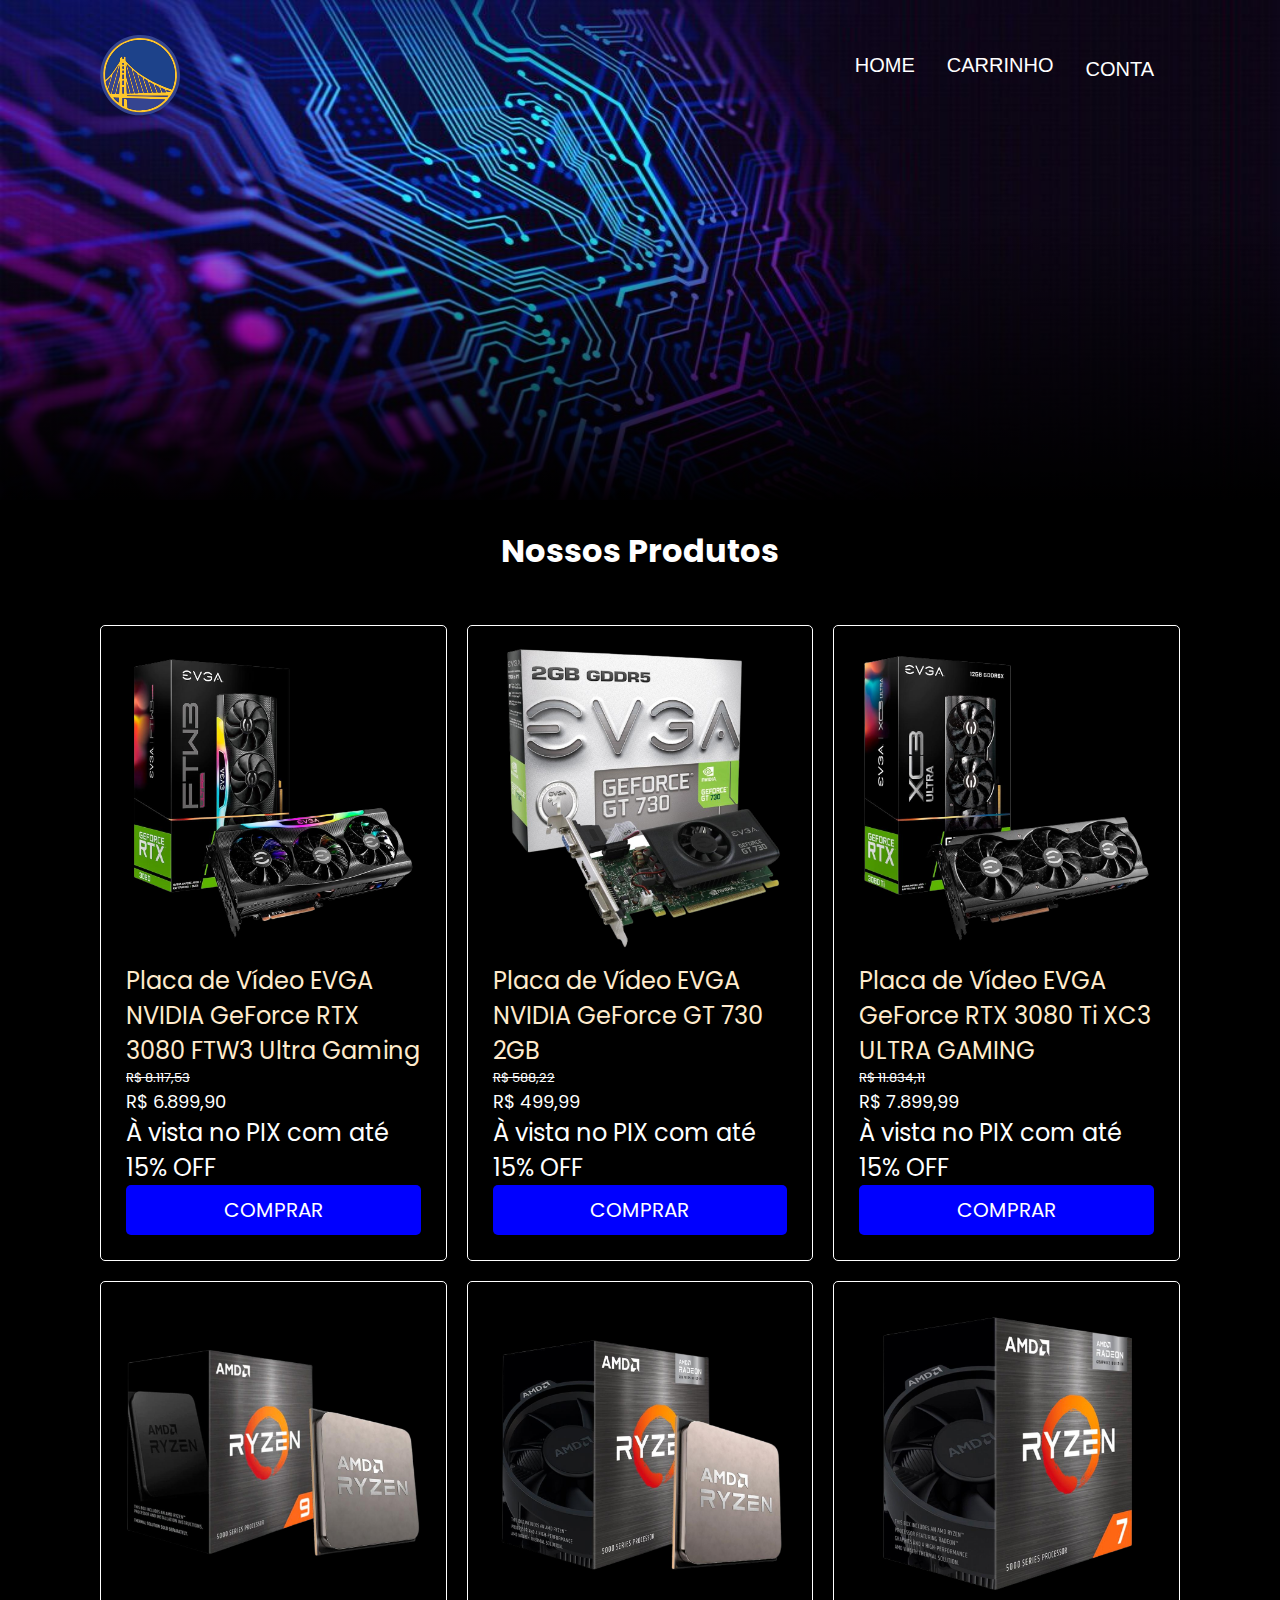
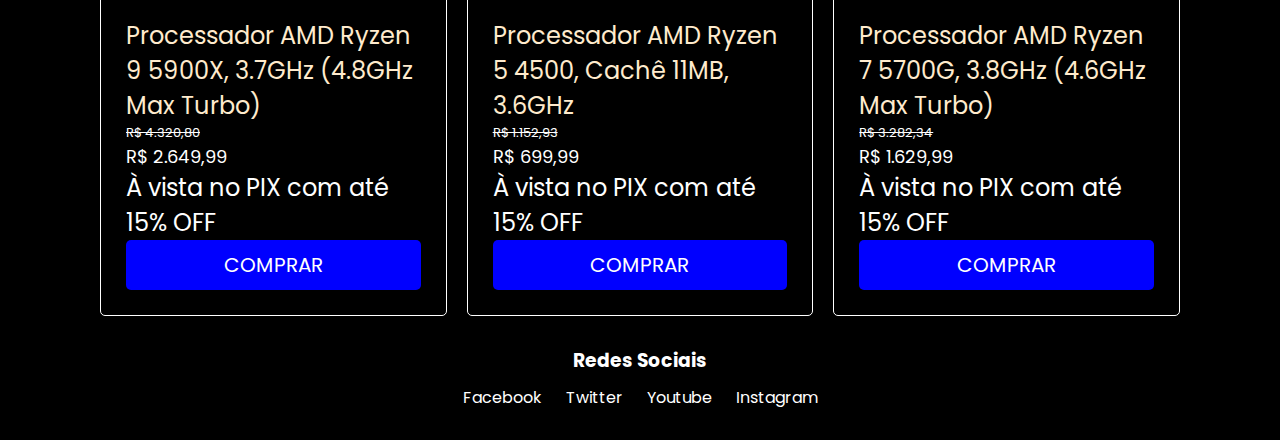
<file: index.html>
<!DOCTYPE html>
<html lang="pt-br">
<head>
    <meta charset="UTF-8">
    <meta http-equiv="X-UA-Compatible" content="IE=edge">
    <meta name="viewport" content="width=device-width, initial-scale=1.0">
    <title>Jr.Info</title>
    <link rel="stylesheet" href="css/style.css">
</head>
<body>
    <nav> 
        <div class="container">
            <h1>
                <a href="index.html">
                    <img src="img/gsw1.svg" alt="minha logo" width="100">
                </a>
            </h1>
            <div class="navbar">
                <div class="dropdown">
                  <button class="dropbtn">CONTA
                    <i class="fa fa-caret-down"></i>
                  </button>
                  <div class="dropdown-content">
                    <a href="conta.html">Minha Conta</a>
                    <a href="pedido.html">Meus Pedidos</a>
                    <a href="contato.html">Contato</a>
                  </div>
                </div>
                <a href="carrinho.html">CARRINHO</a>
                <a href="index.html">HOME</a>    
            </div>    
        </div>
    </nav>

    <main>
        <div id="abert">
            <img src="img/205-1024x576.jpg" alt="" >
            <div id="dividir"></div>
        </div>

        <div class="texto">
            <h1>Nossos Produtos</h1>
        </div>

        <div class="container">
            <div class="col-33">
                <div class="colum-3">
                    <a href="prod1.html" target="_self" rel="noopener">
                        <img src="img/prod1 remove.png" alt="compre as camisas" class="img-3">
                    </a>
                    <div class="prod pega"> 
                        <p>
                            Placa de Vídeo EVGA NVIDIA GeForce RTX 3080 FTW3 Ultra Gaming                  
                        </p>
                        <div class="price">
                            <p>R$ 8.117,53</p>
                        </div>
                        <div class="price2">
                            <p>R$ 6.899,90</p>
                        </div>
                        <div class="price3">
                            <p>À vista no PIX com até 15% OFF</p>
                        </div>
                        <div class="treze">
                            <a href="prod1.html">COMPRAR</a>
                        </div>                   
                    </div>       
                </div>
            </div>
            <div class="col-33">
                <div class="colum-3">
                    <a href="prod2.html" target="_self" rel="noopener">
                        <img src="img/prod2 remove (1).png" alt="compre as camisas" class="img-3">
                    </a>
                    <div class="prod pega"> 
                        <p>
                            Placa de Vídeo EVGA NVIDIA GeForce GT 730 2GB                  
                        </p>
                        <div class="price">
                            <p>R$ 588,22</p>
                        </div>
                        <div class="price2">
                            <p>R$ 499,99</p>
                        </div>
                        <div class="price3">
                            <p>À vista no PIX com até 15% OFF</p>
                        </div>
                        <div class="treze">
                            <a href="prod2.html">COMPRAR</a> 
                        </div>                   
                    </div>       
                </div>
            </div>
            <div class="col-33">
                <div class="colum-3">
                    <a href="prod3.html" target="_self" rel="noopener">
                        <img src="img/prod3 remove (1).png" alt="compre as camisas" class="img-3">
                    </a>
                    <div class="prod pega"> 
                        <p>
                            Placa de Vídeo EVGA GeForce RTX 3080 Ti XC3 ULTRA GAMING                  
                        </p>
                        <div class="price">
                            <p>R$ 11.834,11</p>
                        </div>
                        <div class="price2">
                            <p>R$ 7.899,99</p>
                        </div>
                        <div class="price3">
                            <p>À vista no PIX com até 15% OFF</p>
                        </div>
                        <div class="treze">
                            <a href="prod3.html">COMPRAR</a>
                        </div>                   
                    </div>       
                </div>
            </div>
            <div class="col-33">
                <div class="colum-3">
                    <a href="prod4.html" target="_self" rel="noopener">
                        <img src="img/prod4 remove (1).png" alt="compre as camisas" class="img-3">
                    </a>
                    <div class="prod pega"> 
                        <p>
                            Processador AMD Ryzen 9 5900X, 3.7GHz (4.8GHz Max Turbo)                 
                        </p>
                        <div class="price">
                            <p>R$ 4.320,80</p>
                        </div>
                        <div class="price2">
                            <p>R$ 2.649,99</p>
                        </div>
                        <div class="price3">
                            <p>À vista no PIX com até 15% OFF</p>
                        </div>
                        <div class="treze">
                            <a href="prod4.html">COMPRAR</a>
                        </div>                   
                    </div>       
                </div>
            </div>
            <div class="col-33">
                <div class="colum-3">
                    <a href="prod5.html" target="_self" rel="noopener">
                        <img src="img/prod5 remove (1).png" alt="compre as camisas" class="img-3">
                    </a>
                    <div class="prod pega"> 
                        <p>
                            Processador AMD Ryzen 5 4500, Cachê 11MB, 3.6GHz                  
                        </p>
                        <div class="price">
                            <p>R$ 1.152,93</p>
                        </div>
                        <div class="price2">
                            <p>R$ 699,99</p>
                        </div>
                        <div class="price3">
                            <p>À vista no PIX com até 15% OFF</p>
                        </div>
                        <div class="treze">
                            <a href="prod5.html">COMPRAR</a>
                        </div>                   
                    </div>       
                </div>
            </div>
            <div class="col-33">
                <div class="colum-3">
                    <a href="prod6.html" target="_self" rel="noopener">
                        <img src="img/prod6 remove (1).png" alt="compre as camisas" class="img-3">
                    </a>
                    <div class="prod pega"> 
                        <p>
                            Processador AMD Ryzen 7 5700G, 3.8GHz (4.6GHz Max Turbo)                  
                        </p>
                        <div class="price">
                            <p>R$ 3.282,34</p>
                        </div>
                        <div class="price2">
                            <p>R$ 1.629,99</p>
                        </div>
                        <div class="price3">
                            <p>À vista no PIX com até 15% OFF</p>
                        </div>
                        <div class="treze">
                            <a href="prod6.html">COMPRAR</a>
                        </div>                   
                    </div>       
                </div>
            </div>
        </div>
    </main>

    <footer>
        <div class="container clearfix">
            <div class="soc1">
                <h3>Redes Sociais</h3>
                <ul>
                    <div class="foo">
                        <li><a href="https://www.facebook.com">Facebook</a></li>
                    </div>
                    <div class="foo">
                        <li><a href="https://twitter.com/TwitterBrasil?ref_src=twsrc%5Egoogle%7Ctwcamp%5Eserp%7Ctwgr%5Eauthor">Twitter</a></li>
                    </div>
                    <div class="foo">
                        <li><a href="https://www.youtube.com/">Youtube</a></li>
                    </div>
                    <div class="foo">
                        <li><a href="https://www.instagram.com/">Instagram</a></li>
                    </div>
                </ul>
            </div>
        </div>
    </footer>

    
    </body>
    </html>
</file>
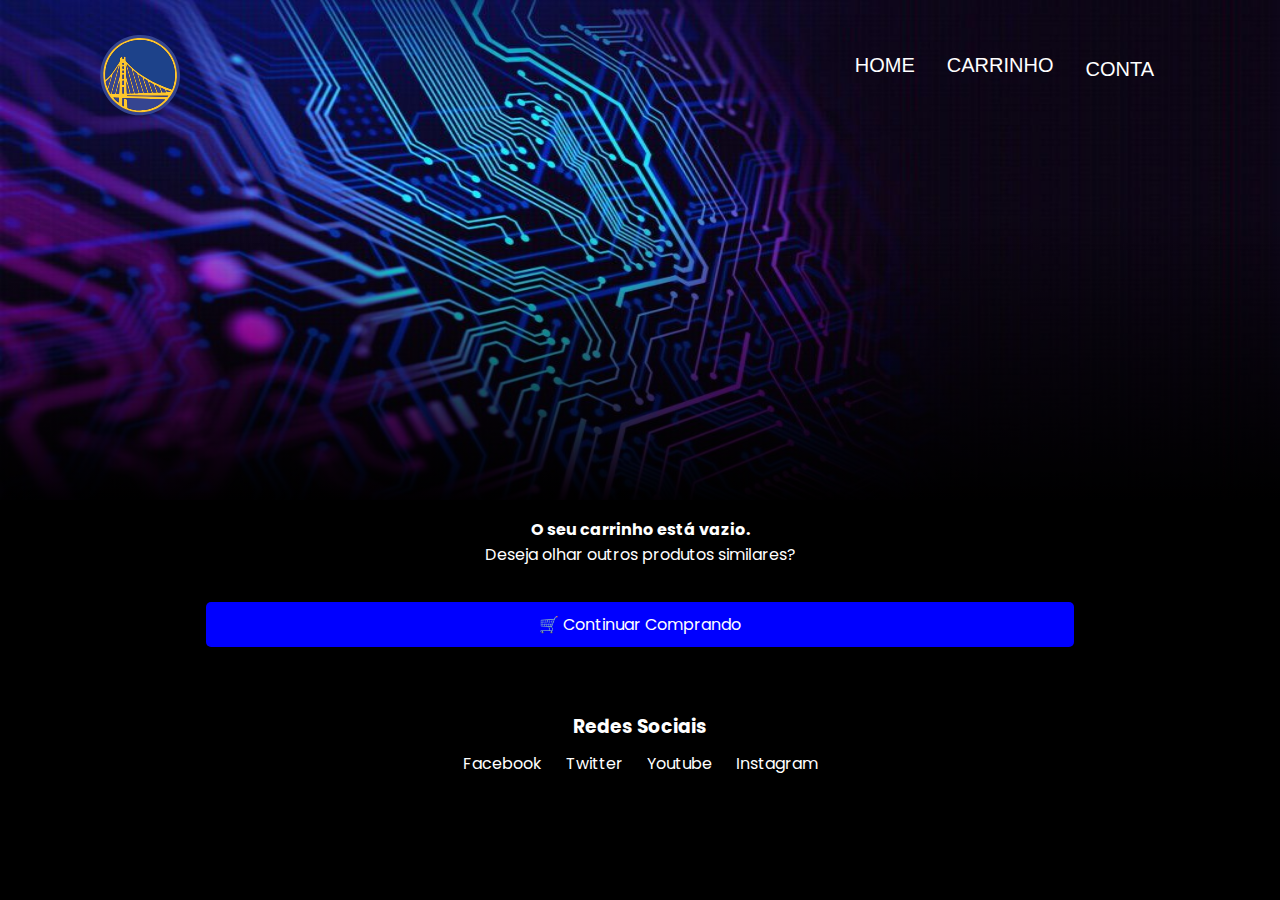
<file: carrinho.html>
<!DOCTYPE html>
<html lang="pt-br">
<head>
    <meta charset="UTF-8">
    <meta http-equiv="X-UA-Compatible" content="IE=edge">
    <meta name="viewport" content="width=device-width, initial-scale=1.0">
    <title>Jr.Info</title>
    <link rel="stylesheet" href="css/style.css">
</head>
<body>
    <nav> 
        <div class="container">
            <h1>
                <a href="index.html">
                    <img src="img/gsw1.svg" alt="minha logo" width="100">
                </a>
            </h1>
            <div class="navbar">
                <div class="dropdown">
                  <button class="dropbtn">CONTA
                    <i class="fa fa-caret-down"></i>
                  </button>
                  <div class="dropdown-content">
                    <a href="conta.html">Minha Conta</a>
                    <a href="pedido.html">Meus Pedidos</a>
                    <a href="contato.html">Contato</a>
                  </div>
                </div>
                <a href="carrinho.html">CARRINHO</a>
                <a href="index.html">HOME</a>    
            </div>    
        </div>
    </nav>

    <main>
        <div id="abert">
            <img src="img/205-1024x576.jpg" alt="" >
            <div id="dividir"></div>
        </div>
        <div class="col-12">
            <div class="car1">
                <b>O seu carrinho está vazio.</b>
                <p>Deseja olhar outros produtos similares?</p>
            </div>
            <div class="col-12" id="cont1">
                <div class="comp">
                    <a href="index.html">
                        🛒 Continuar Comprando
                    </a>
                    
                </div>
            </div>
            
        </div>
    </main>

    <footer>
        <div class="container clearfix">
            <div class="soc1">
                <h3>Redes Sociais</h3>
                <ul>
                    <div class="foo">
                        <li><a href="https://www.facebook.com">Facebook</a></li>
                    </div>
                    <div class="foo">
                        <li><a href="https://twitter.com/TwitterBrasil?ref_src=twsrc%5Egoogle%7Ctwcamp%5Eserp%7Ctwgr%5Eauthor">Twitter</a></li>
                    </div>
                    <div class="foo">
                        <li><a href="https://www.youtube.com/">Youtube</a></li>
                    </div>
                    <div class="foo">
                        <li><a href="https://www.instagram.com/">Instagram</a></li>
                    </div>
                </ul>
            </div>
        </div>
    </footer>
        
    </body>
</file>
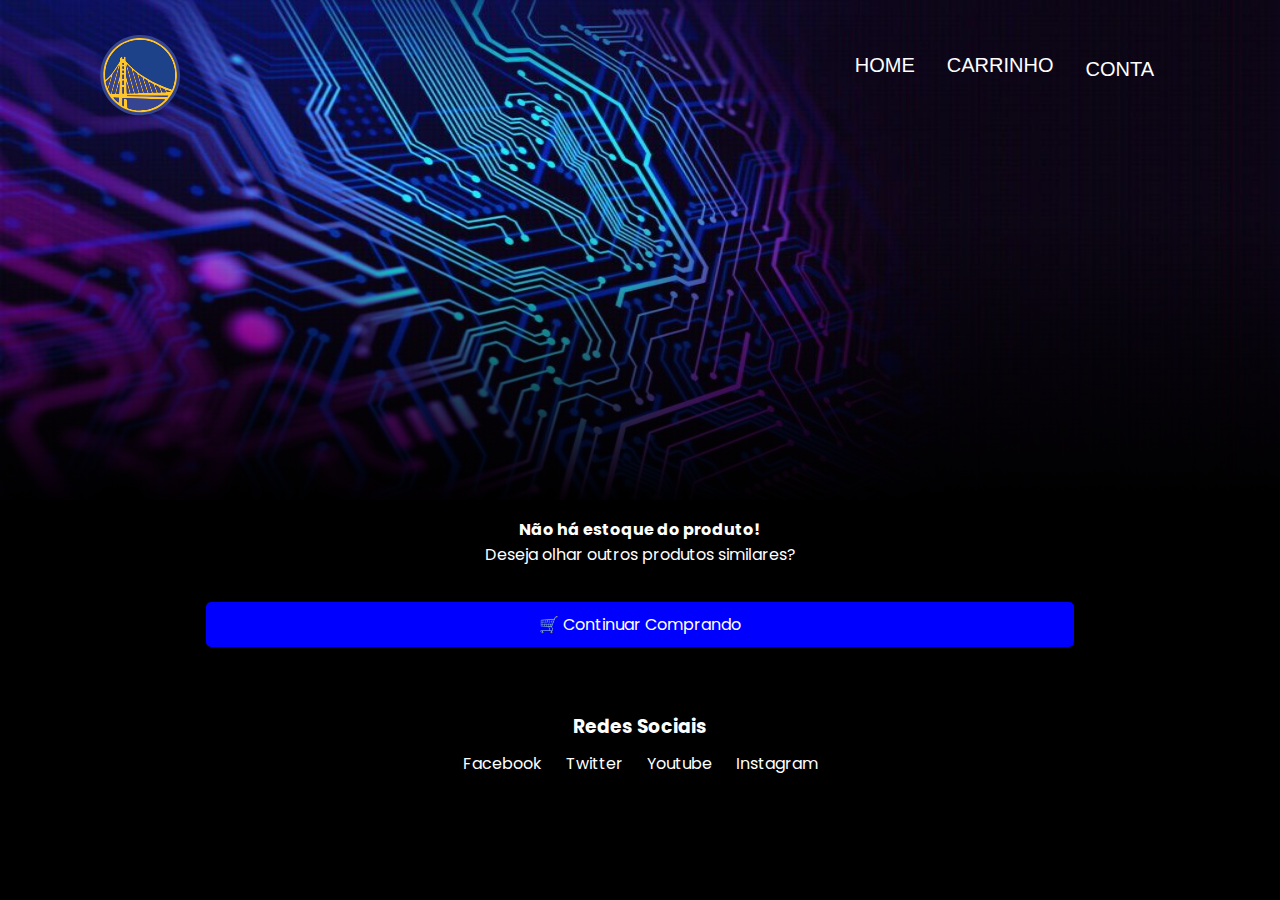
<file: carrinho2.html>
<!DOCTYPE html>
<html lang="pt-br">
<head>
    <meta charset="UTF-8">
    <meta http-equiv="X-UA-Compatible" content="IE=edge">
    <meta name="viewport" content="width=device-width, initial-scale=1.0">
    <title>Jr.Infot</title>
    <link rel="stylesheet" href="css/style.css">
</head>
<body>
    <nav> 
        <div class="container">
            <h1>
                <a href="index.html">
                    <img src="img/gsw1.svg" alt="minha logo" width="100">
                </a>
            </h1>
            <div class="navbar">
                <div class="dropdown">
                  <button class="dropbtn">CONTA
                    <i class="fa fa-caret-down"></i>
                  </button>
                  <div class="dropdown-content">
                    <a href="conta.html">Minha Conta</a>
                    <a href="pedido.html">Meus Pedidos</a>
                    <a href="contato.html">Contato</a>
                  </div>
                </div>
                <a href="carrinho.html">CARRINHO</a>
                <a href="index.html">HOME</a>    
            </div>    
        </div>
    </nav>

    <main>
        <div id="abert">
            <img src="img/205-1024x576.jpg" alt="" >
            <div id="dividir"></div>
        </div>
        <div class="col-12">
            <div class="car1">
                <b>Não há estoque do produto!</b>
                <p>Deseja olhar outros produtos similares?</p>
            </div>      
            <div class="col-12" id="cont1">
                <div class="comp">
                    <a href="index.html">
                        🛒 Continuar Comprando
                    </a>
                    
                </div>
            </div>
            
        </div>
    </main>

    <footer>
        <div class="container clearfix">
            <div class="soc1">
                <h3>Redes Sociais</h3>
                <ul>
                    <div class="foo">
                        <li><a href="https://www.facebook.com">Facebook</a></li>
                    </div>
                    <div class="foo">
                        <li><a href="https://twitter.com/TwitterBrasil?ref_src=twsrc%5Egoogle%7Ctwcamp%5Eserp%7Ctwgr%5Eauthor">Twitter</a></li>
                    </div>
                    <div class="foo">
                        <li><a href="https://www.youtube.com/">Youtube</a></li>
                    </div>
                    <div class="foo">
                        <li><a href="https://www.instagram.com/">Instagram</a></li>
                    </div>
                </ul>
            </div>
        </div>
    </footer>
        
    </body>
</file>
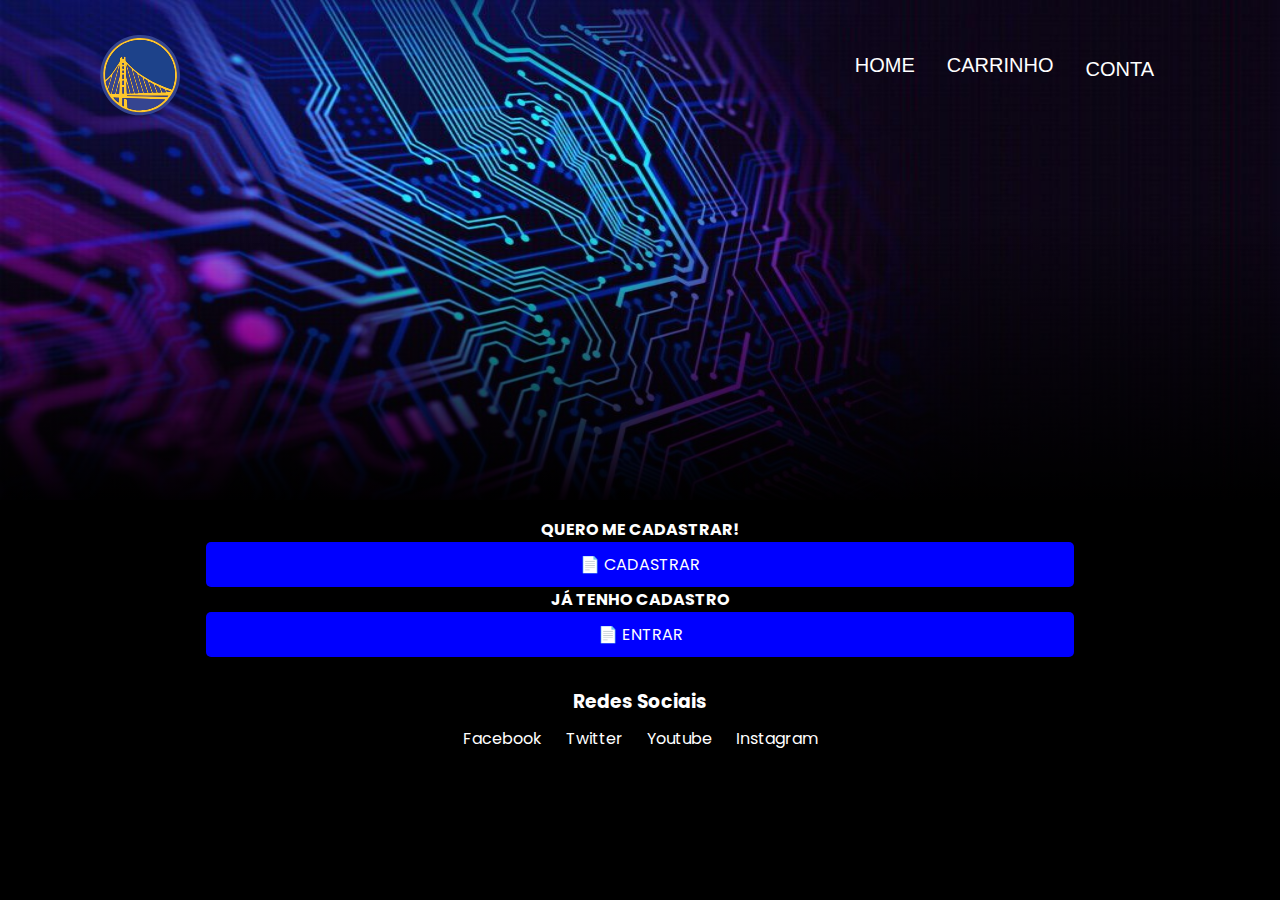
<file: conta.html>
<!DOCTYPE html>
<html lang="pt-br">
<head>
    <meta charset="UTF-8">
    <meta http-equiv="X-UA-Compatible" content="IE=edge">
    <meta name="viewport" content="width=device-width, initial-scale=1.0">
    <title>Jr.Info</title>
    <link rel="stylesheet" href="css/style.css">
</head>
<body>
    <nav> 
        <div class="container">
            <h1>
                <a href="index.html">
                    <img src="img/gsw1.svg" alt="minha logo" width="100">
                </a>
            </h1>
            <div class="navbar">
                <div class="dropdown">
                  <button class="dropbtn">CONTA
                    <i class="fa fa-caret-down"></i>
                  </button>
                  <div class="dropdown-content">
                    <a href="conta.html">Minha Conta</a>
                    <a href="pedido.html">Meus Pedidos</a>
                    <a href="contato.html">Contato</a>
                  </div>
                </div>
                <a href="carrinho.html">CARRINHO</a>
                <a href="index.html">HOME</a>    
            </div>    
        </div>
    </nav>

    <main>
        <div id="abert">
            <img src="img/205-1024x576.jpg" alt="" >
            <div id="dividir"></div>
        </div>
        <div class="col-12">
            <div class="car1">
                <b>QUERO ME CADASTRAR!</b>
            </div>      
            <div class="col-12" id="cont1">
                <div class="comp">
                    <a href="conta.html">
                        📄 CADASTRAR
                    </a>
                </div>
                <div class="car2">
                    <b>JÁ TENHO CADASTRO</b>
                </div>
                <div class="comp2">
                    <a href="conta.html">
                        📄 ENTRAR
                    </a>
                </div>
            </div>
            
        </div>
    </main>

    <footer>
        <div class="container clearfix">
            <div class="soc1">
                <h3>Redes Sociais</h3>
                <ul>
                    <div class="foo">
                        <li><a href="https://www.facebook.com">Facebook</a></li>
                    </div>
                    <div class="foo">
                        <li><a href="https://twitter.com/TwitterBrasil?ref_src=twsrc%5Egoogle%7Ctwcamp%5Eserp%7Ctwgr%5Eauthor">Twitter</a></li>
                    </div>
                    <div class="foo">
                        <li><a href="https://www.youtube.com/">Youtube</a></li>
                    </div>
                    <div class="foo">
                        <li><a href="https://www.instagram.com/">Instagram</a></li>
                    </div>
                </ul>
            </div>
        </div>
    </footer>
        
    </body>
</file>
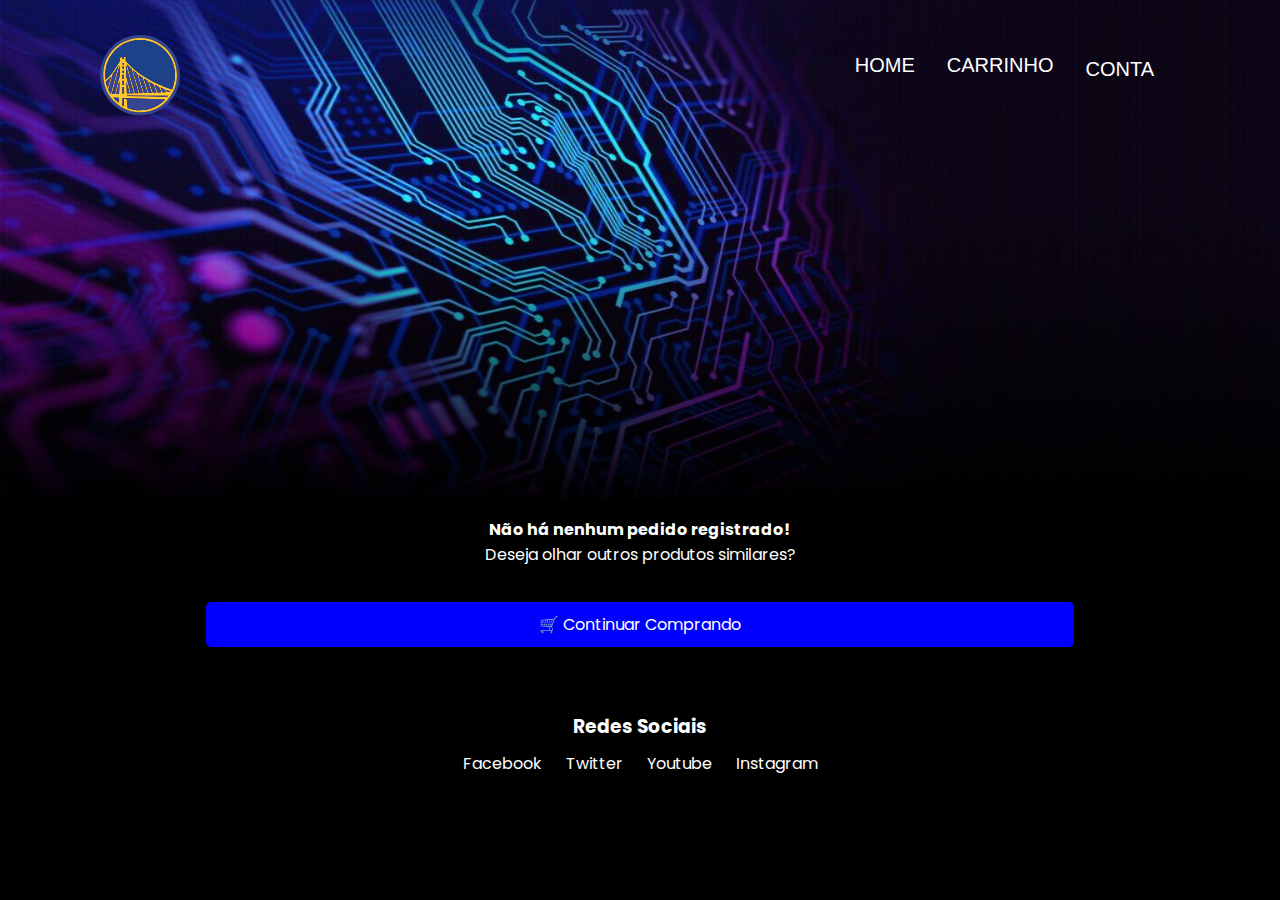
<file: pedido.html>
<!DOCTYPE html>
<html lang="pt-br">
<head>
    <meta charset="UTF-8">
    <meta http-equiv="X-UA-Compatible" content="IE=edge">
    <meta name="viewport" content="width=device-width, initial-scale=1.0">
    <title>Jr.Info</title>
    <link rel="stylesheet" href="css/style.css">
</head>
<body>
    <nav> 
        <div class="container">
            <h1>
                <a href="index.html">
                    <img src="img/gsw1.svg" alt="minha logo" width="100">
                </a>
            </h1>
            <div class="navbar">
                <div class="dropdown">
                  <button class="dropbtn">CONTA
                    <i class="fa fa-caret-down"></i>
                  </button>
                  <div class="dropdown-content">
                    <a href="conta.html">Minha Conta</a>
                    <a href="pedido.html">Meus Pedidos</a>
                    <a href="contato.html">Contato</a>
                  </div>
                </div>
                <a href="carrinho.html">CARRINHO</a>
                <a href="index.html">HOME</a>    
            </div>    
        </div>
    </nav>

    <main>
        <div id="abert">
            <img src="img/205-1024x576.jpg" alt="" >
            <div id="dividir"></div>
        </div>
        <div class="col-12">
            <div class="car1">
                <b>Não há nenhum pedido registrado!</b>
                <p>Deseja olhar outros produtos similares?</p>
            </div>      
            <div class="col-12" id="cont1">
                <div class="comp">
                    <a href="index.html">
                        🛒 Continuar Comprando
                    </a>
                    
                </div>
            </div>
            
        </div>
    </main>

    <footer>
        <div class="container clearfix">
            <div class="soc1">
                <h3>Redes Sociais</h3>
                <ul>
                    <div class="foo">
                        <li><a href="https://www.facebook.com">Facebook</a></li>
                    </div>
                    <div class="foo">
                        <li><a href="https://twitter.com/TwitterBrasil?ref_src=twsrc%5Egoogle%7Ctwcamp%5Eserp%7Ctwgr%5Eauthor">Twitter</a></li>
                    </div>
                    <div class="foo">
                        <li><a href="https://www.youtube.com/">Youtube</a></li>
                    </div>
                    <div class="foo">
                        <li><a href="https://www.instagram.com/">Instagram</a></li>
                    </div>
                </ul>
            </div>
        </div>
    </footer>
        
    </body>
</file>
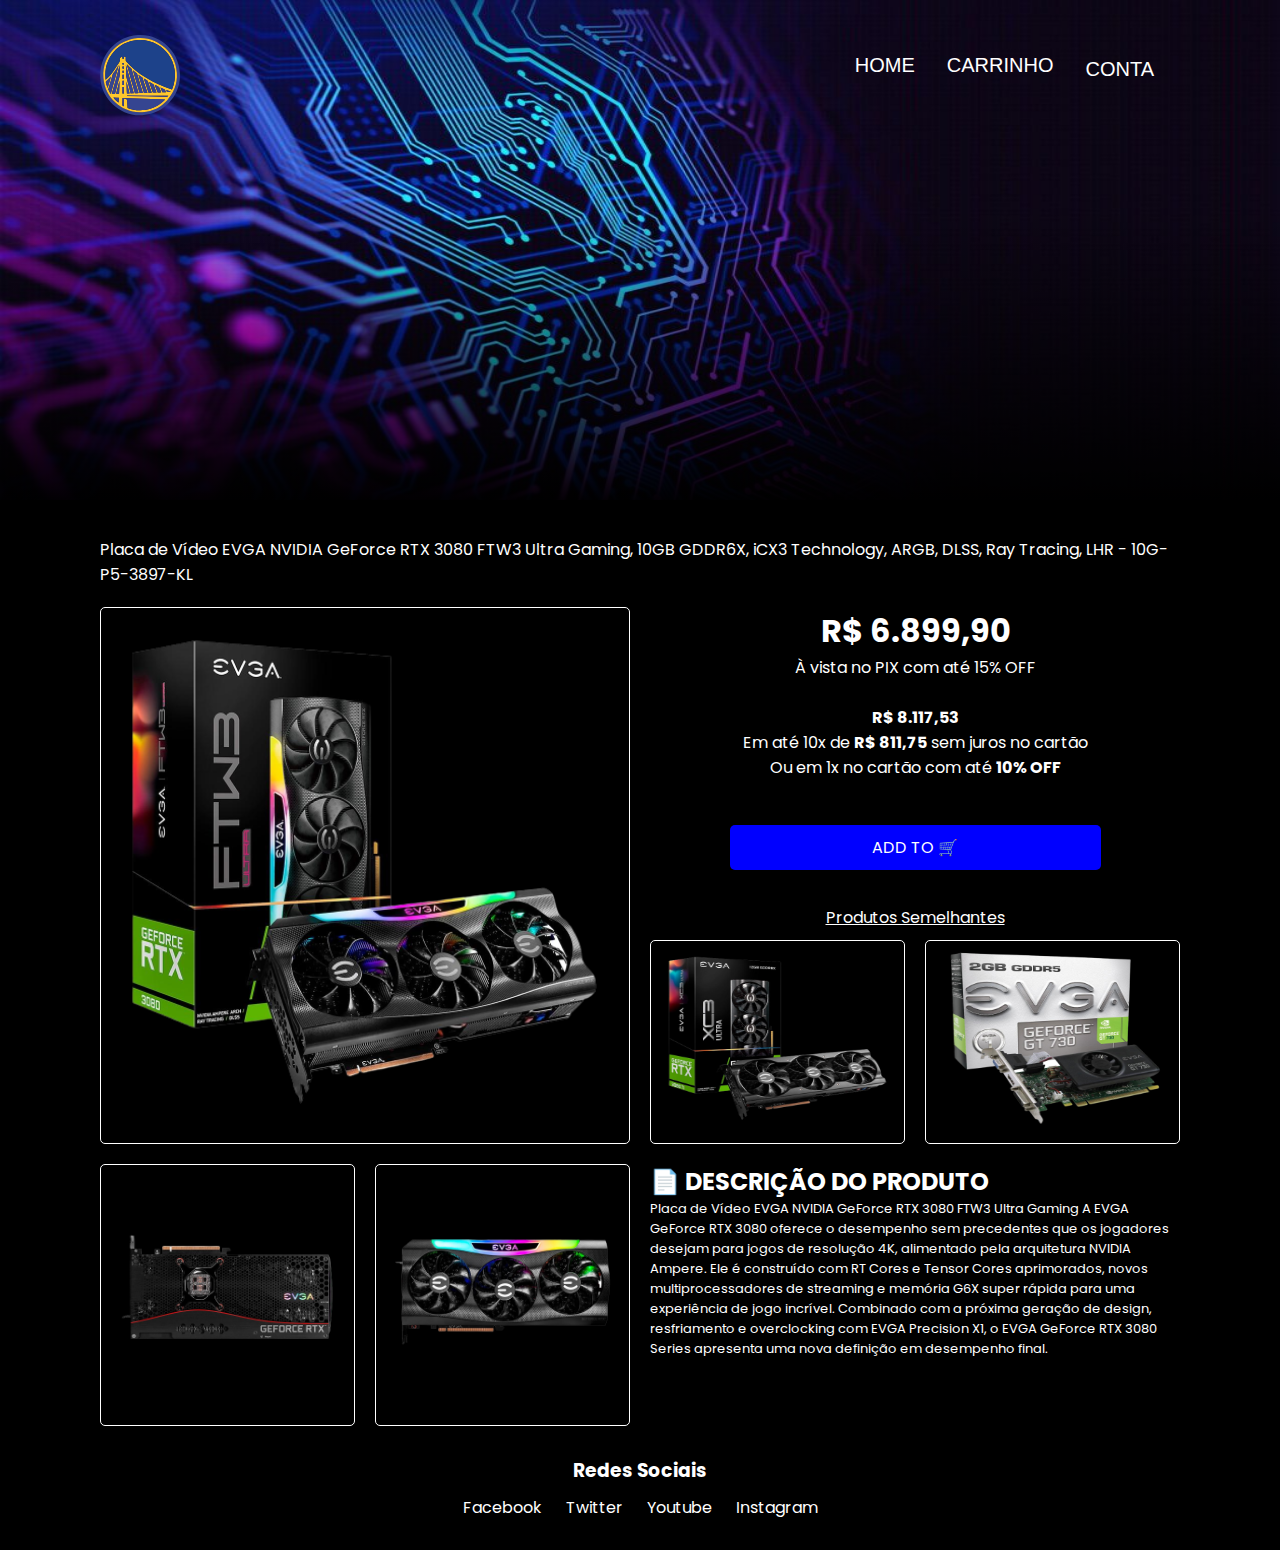
<file: prod1.html>
<!DOCTYPE html>
<html lang="pt-br">
<head>
    <meta charset="UTF-8">
    <meta http-equiv="X-UA-Compatible" content="IE=edge">
    <meta name="viewport" content="width=device-width, initial-scale=1.0">
    <title>Jr.Info</title>
    <link rel="stylesheet" href="css/style.css">
</head>
<body>
    <nav> 
        <div class="container">
            <h1>
                <a href="index.html">
                    <img src="img/gsw1.svg" alt="minha logo" width="100">
                </a>
            </h1>
            <div class="navbar">
                <div class="dropdown">
                  <button class="dropbtn">CONTA
                    <i class="fa fa-caret-down"></i>
                  </button>
                  <div class="dropdown-content">
                    <a href="conta.html">Minha Conta</a>
                    <a href="pedido.html">Meus Pedidos</a>
                    <a href="contato.html">Contato</a>
                  </div>
                </div>
                <a href="carrinho.html">CARRINHO</a>
                <a href="index.html">HOME</a>    
            </div>    
        </div>
    </nav>

    <main>
        <div id="abert">
            <img src="img/205-1024x576.jpg" alt="" >
            <div id="dividir"></div>
        </div>

        <div class="container">
            
            <div class="col-12">
                Placa de Vídeo EVGA NVIDIA GeForce RTX 3080 FTW3 Ultra Gaming, 10GB GDDR6X, iCX3 Technology, ARGB, DLSS, Ray Tracing, LHR - 10G-P5-3897-KL
            </div>
            <div class="col-6">
                <div class="img-prod">
                    <img src="img/prod1 remove.png" alt="">
                </div>
            </div>
            <div class="col-6">
                <div class="desc1">
                    <h1>R$ 6.899,90</h1>
                    <p>À vista no PIX com até 15% OFF</p>
                    <br>
                    <b>R$ 8.117,53</b>
                    <p>Em até 10x de <b>R$ 811,75</b> sem juros no cartão</p>
                    <p>Ou em 1x no cartão com até <b>10% OFF</b></p>
                </div>   
            </div>
            <div class="col-6" id="prod1">
                <div class="comp">
                    <a href="carrinho2.html">
                        ADD TO 🛒
                    </a>
                </div>
            </div>

            <div class="gif">
                <p>Produtos Semelhantes</p>
            </div>
            
            
            <div class="col-3">
                <div class="seme1">
                    <a href="prod3.html"><img src="img/prod3 remove (1).png" alt=""  height="175px"></a>
                </div>
            </div>

            <div class="col-3">
                <div class="seme2">
                    <a href="prod2.html"><img src="img/prod2 remove (1).png" alt=""  height="175px"></a>
                </div>
            </div>

            <div class="col-3">
                <div class="img-prod2">
                    <img src="img/prod1 remove (2).png" alt="">
                </div>
            </div>

            <div class="col-3">
                <div class="img-prod3">
                    <img src="img/prod1 remove (3).png" alt="">
                </div>
            </div>

            <div class="col-6">
                <div class="descr1">
                    <h2>📄 DESCRIÇÃO DO PRODUTO</h2>
                    <p>Placa de Vídeo EVGA NVIDIA GeForce RTX 3080 FTW3 Ultra Gaming A EVGA GeForce RTX 3080 oferece o desempenho sem precedentes que os jogadores desejam para jogos de resolução 4K, alimentado pela arquitetura NVIDIA Ampere. Ele é construído com RT Cores e Tensor Cores aprimorados, novos multiprocessadores de streaming e memória G6X super rápida para uma experiência de jogo incrível. Combinado com a próxima geração de design, resfriamento e overclocking com EVGA Precision X1, o EVGA GeForce RTX 3080 Series apresenta uma nova definição em desempenho final.</p>
                </div>
                
            </div>
        </div>
    </main>
    <footer>
        <div class="container clearfix">
            <div class="soc1">
                <h3>Redes Sociais</h3>
                <ul>
                    <div class="foo">
                        <li><a href="https://www.facebook.com">Facebook</a></li>
                    </div>
                    <div class="foo">
                        <li><a href="https://twitter.com/TwitterBrasil?ref_src=twsrc%5Egoogle%7Ctwcamp%5Eserp%7Ctwgr%5Eauthor">Twitter</a></li>
                    </div>
                    <div class="foo">
                        <li><a href="https://www.youtube.com/">Youtube</a></li>
                    </div>
                    <div class="foo">
                        <li><a href="https://www.instagram.com/">Instagram</a></li>
                    </div>
                </ul>
            </div>
        </div>
    </footer>

    
    </body>
    </html>
</file>
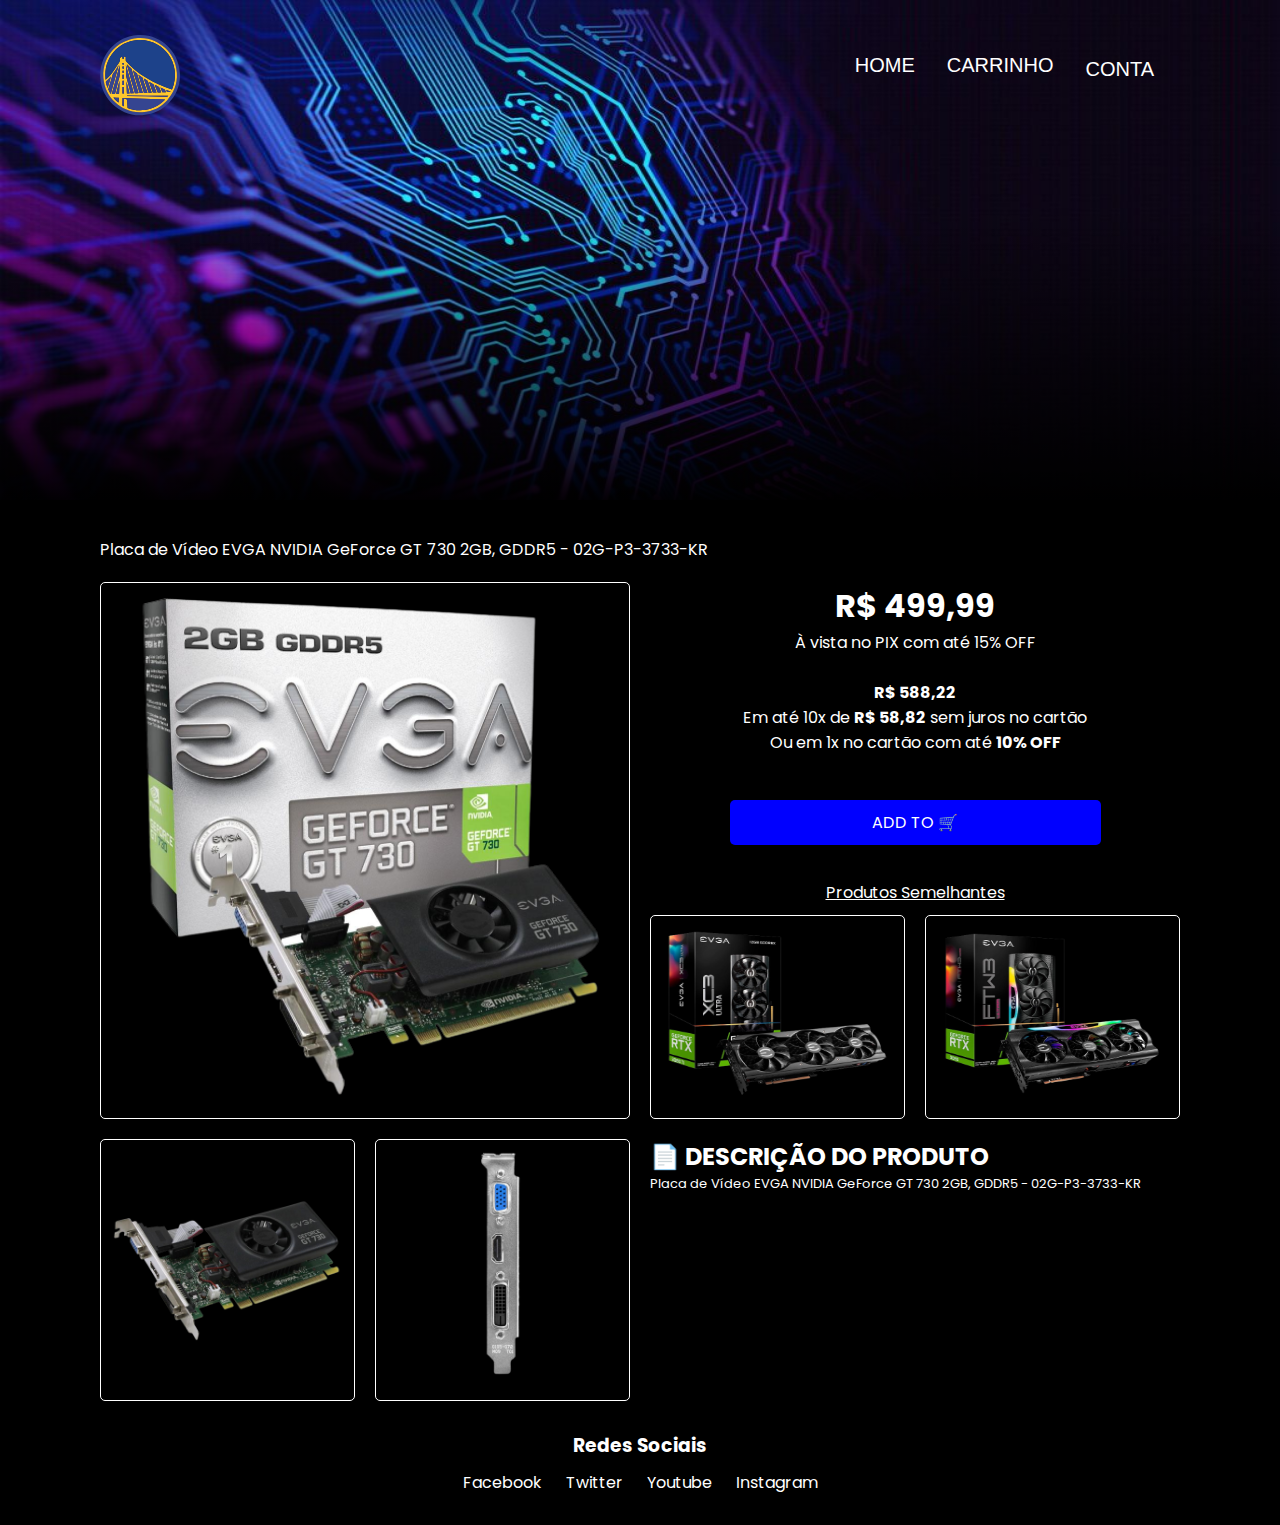
<file: prod2.html>
<!DOCTYPE html>
<html lang="pt-br">
<head>
    <meta charset="UTF-8">
    <meta http-equiv="X-UA-Compatible" content="IE=edge">
    <meta name="viewport" content="width=device-width, initial-scale=1.0">
    <title>Jr.Info</title>
    <link rel="stylesheet" href="css/style.css">
</head>
<body>
    <nav> 
        <div class="container">
            <h1>
                <a href="index.html">
                    <img src="img/gsw1.svg" alt="minha logo" width="100">
                </a>
            </h1>
            <div class="navbar">
                <div class="dropdown">
                  <button class="dropbtn">CONTA
                    <i class="fa fa-caret-down"></i>
                  </button>
                  <div class="dropdown-content">
                    <a href="conta.html">Minha Conta</a>
                    <a href="pedido.html">Meus Pedidos</a>
                    <a href="contato.html">Contato</a>
                  </div>
                </div>
                <a href="carrinho.html">CARRINHO</a>
                <a href="index.html">HOME</a>    
            </div>    
        </div>
    </nav>

    <main>
        <div id="abert">
            <img src="img/205-1024x576.jpg" alt="" >
            <div id="dividir"></div>
        </div>

        <div class="container">
            
            <div class="col-12">
                Placa de Vídeo EVGA NVIDIA GeForce GT 730 2GB, GDDR5 - 02G-P3-3733-KR
            </div>
            <div class="col-6">
                <div class="img-prod">
                    <img src="img/prod2 remove (1).png" alt="">
                </div>
            </div>
            <div class="col-6">
                <div class="desc1">
                    <h1>R$ 499,99</h1>
                    <p>À vista no PIX com até 15% OFF</p>
                    <br>
                    <b>R$ 588,22</b>
                    <p>Em até 10x de <b>R$ 58,82</b> sem juros no cartão</p>
                    <p>Ou em 1x no cartão com até <b>10% OFF</b></p>
                </div>   
            </div>
            <div class="col-6" id="prod1">
                <div class="comp">
                        <a href="carrinho2.html">
                            ADD TO 🛒
                        </a>
                </div>
            </div>

            <div class="gif">
                <p>Produtos Semelhantes</p>
            </div>
            
            <div class="col-3">
                <div class="seme1">
                    <a href="prod3.html"><img src="img/prod3 remove (1).png" alt=""  height="175px"></a>
                </div>
            </div>

            <div class="col-3">
                <div class="seme2">
                    <a href="prod1.html"><img src="img/prod1 remove.png" alt=""  height="175px"></a>
                </div>
            </div>

            <div class="col-3">
                <div class="img-prod2">
                    <img src="img/prod2 remove (2).png" alt="">
                </div>
            </div>

            <div class="col-3">
                <div class="img-prod3">
                    <img src="img/94563_2_1516714706_gg-removebg-preview.png " alt="">
                </div>
            </div>

            <div class="col-6">
                <div class="descr1">
                    <h2>📄 DESCRIÇÃO DO PRODUTO</h2>
                    <p>Placa de Vídeo EVGA NVIDIA GeForce GT 730 2GB, GDDR5 - 02G-P3-3733-KR</p>
                </div>
                
            </div>
        </div>
    </main>
    <footer>
        <div class="container clearfix">
            <div class="soc1">
                <h3>Redes Sociais</h3>
                <ul>
                    <div class="foo">
                        <li><a href="https://www.facebook.com">Facebook</a></li>
                    </div>
                    <div class="foo">
                        <li><a href="https://twitter.com/TwitterBrasil?ref_src=twsrc%5Egoogle%7Ctwcamp%5Eserp%7Ctwgr%5Eauthor">Twitter</a></li>
                    </div>
                    <div class="foo">
                        <li><a href="https://www.youtube.com/">Youtube</a></li>
                    </div>
                    <div class="foo">
                        <li><a href="https://www.instagram.com/">Instagram</a></li>
                    </div>
                </ul>
            </div>
        </div>
    </footer>
</body>
</html>
</file>
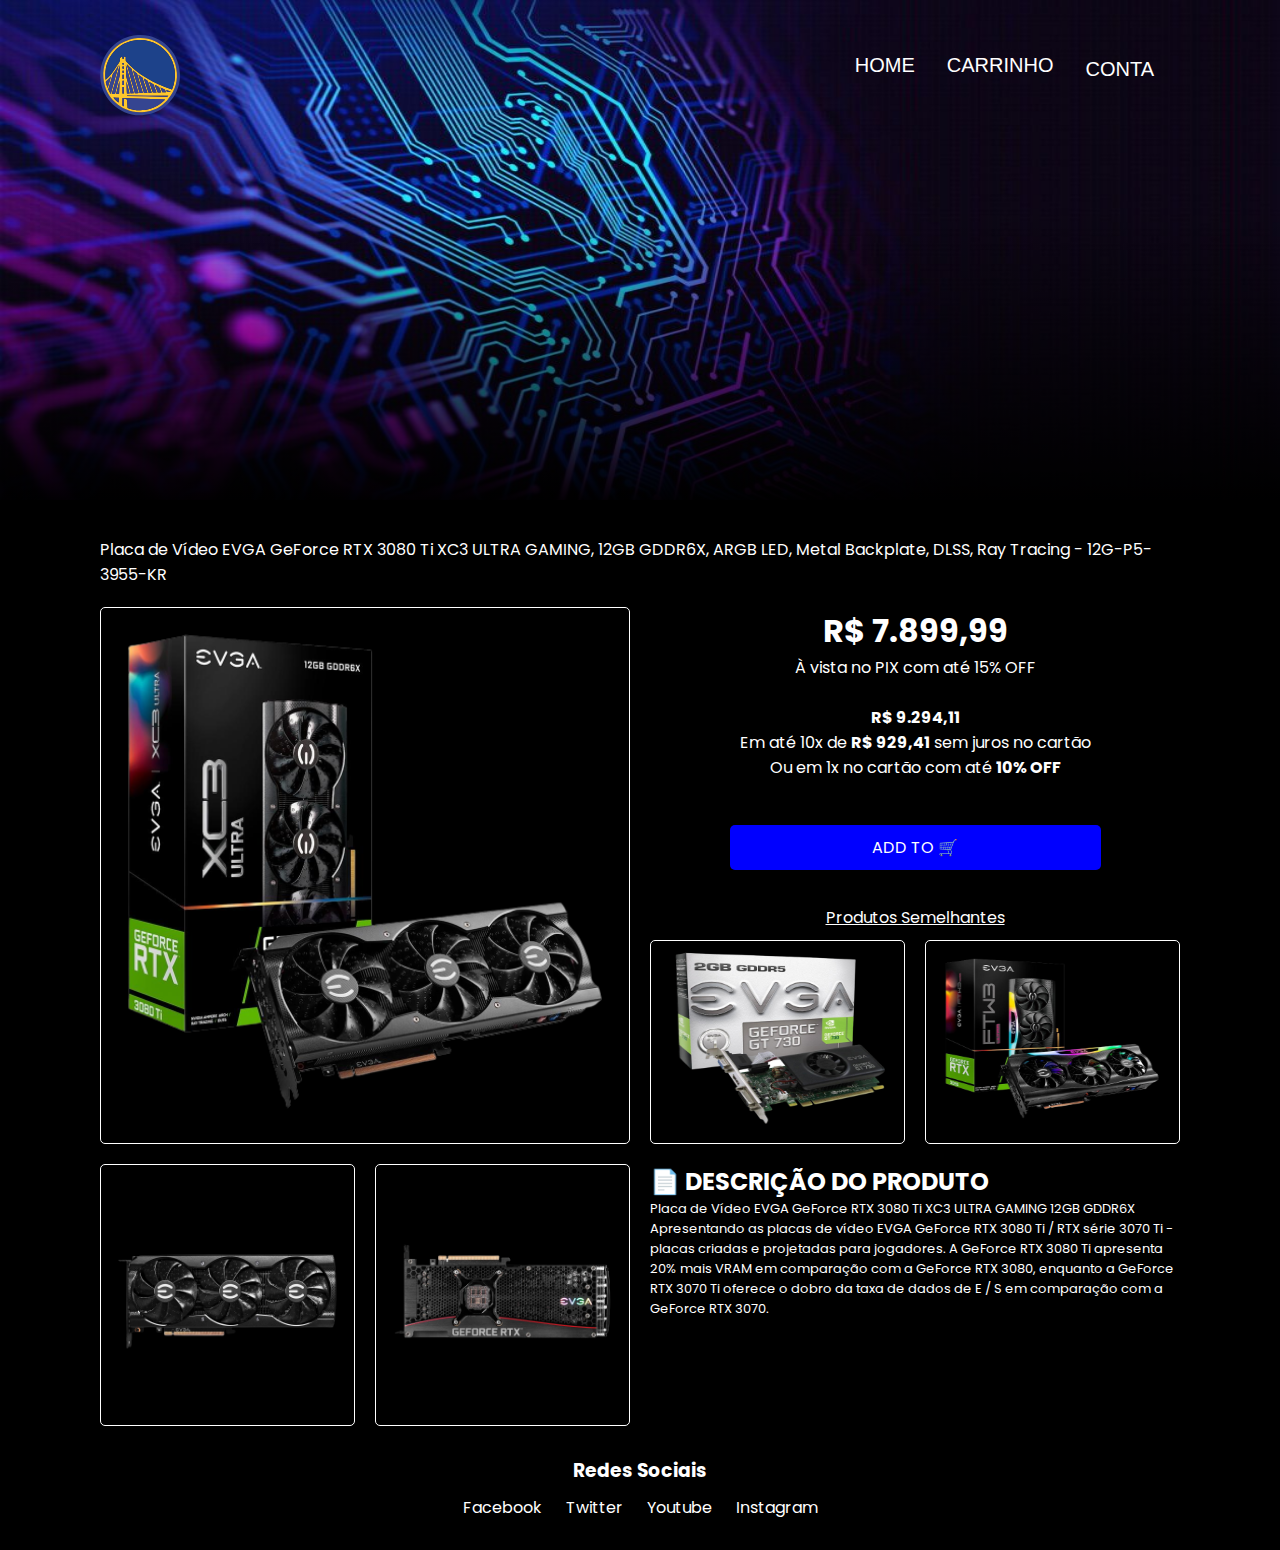
<file: prod3.html>
<!DOCTYPE html>
<html lang="pt-br">
<head>
    <meta charset="UTF-8">
    <meta http-equiv="X-UA-Compatible" content="IE=edge">
    <meta name="viewport" content="width=device-width, initial-scale=1.0">
    <title>Jr.Info</title>
    <link rel="stylesheet" href="css/style.css">
</head>
<body>
    <nav> 
        <div class="container">
            <h1>
                <a href="index.html">
                    <img src="img/gsw1.svg" alt="minha logo" width="100">
                </a>
            </h1>
            <div class="navbar">
                <div class="dropdown">
                  <button class="dropbtn">CONTA
                    <i class="fa fa-caret-down"></i>
                  </button>
                  <div class="dropdown-content">
                    <a href="conta.html">Minha Conta</a>
                    <a href="pedido.html">Meus Pedidos</a>
                    <a href="contato.html">Contato</a>
                  </div>
                </div>
                <a href="carrinho.html">CARRINHO</a>
                <a href="index.html">HOME</a>    
            </div>    
        </div>
    </nav>

    <main>
        <div id="abert">
            <img src="img/205-1024x576.jpg" alt="" >
            <div id="dividir"></div>
        </div>

        <div class="container">
            
            <div class="col-12">
                Placa de Vídeo EVGA GeForce RTX 3080 Ti XC3 ULTRA GAMING, 12GB GDDR6X, ARGB LED, Metal Backplate, DLSS, Ray Tracing - 12G-P5-3955-KR
            </div>
            <div class="col-6">
                <div class="img-prod">
                    <img src="img/prod3 remove (1).png" alt="">
                </div>
            </div>
            <div class="col-6">
                <div class="desc1">
                    <h1>R$ 7.899,99</h1>
                    <p>À vista no PIX com até 15% OFF</p>
                    <br>
                    <b>R$ 9.294,11</b>
                    <p>Em até 10x de <b>R$ 929,41</b> sem juros no cartão</p>
                    <p>Ou em 1x no cartão com até <b>10% OFF</b></p>
                </div>   
            </div>
            <div class="col-6" id="prod1">
                <div class="comp">
                        <a href="carrinho2.html">
                            ADD TO 🛒
                        </a>
                </div>
            </div>

            <div class="gif">
                <p>Produtos Semelhantes</p>
            </div>
            
            <div class="col-3">
                <div class="seme1">
                    <a href="prod2.html"><img src="img/prod2 remove (1).png" alt=""  height="175px"></a>
                </div>
            </div>

            <div class="col-3">
                <div class="seme2">
                    <a href="prod1.html"><img src="img/prod1 remove.png" alt=""  height="175px"></a>
                </div>
            </div>

            <div class="col-3">
                <div class="img-prod2">
                    <img src="img/prod3 remove (2).png" alt="">
                </div>
            </div>

            <div class="col-3">
                <div class="img-prod3">
                    <img src="img/prod3 remove (3).png" alt="">
                </div>
            </div>

            <div class="col-6">
                <div class="descr1">
                    <h2>📄 DESCRIÇÃO DO PRODUTO</h2>
                    <p>Placa de Vídeo EVGA GeForce RTX 3080 Ti XC3 ULTRA GAMING 12GB GDDR6X Apresentando as placas de vídeo EVGA GeForce RTX 3080 Ti / RTX série 3070 Ti - placas criadas e projetadas para jogadores. A GeForce RTX 3080 Ti apresenta 20% mais VRAM em comparação com a GeForce RTX 3080, enquanto a GeForce RTX 3070 Ti oferece o dobro da taxa de dados de E / S em comparação com a GeForce RTX 3070.</p>
                </div>
                
            </div>
        </div>
    </main>
    <footer>
        <div class="container clearfix">
            <div class="soc1">
                <h3>Redes Sociais</h3>
                <ul>
                    <div class="foo">
                        <li><a href="https://www.facebook.com">Facebook</a></li>
                    </div>
                    <div class="foo">
                        <li><a href="https://twitter.com/TwitterBrasil?ref_src=twsrc%5Egoogle%7Ctwcamp%5Eserp%7Ctwgr%5Eauthor">Twitter</a></li>
                    </div>
                    <div class="foo">
                        <li><a href="https://www.youtube.com/">Youtube</a></li>
                    </div>
                    <div class="foo">
                        <li><a href="https://www.instagram.com/">Instagram</a></li>
                    </div>
                </ul>
            </div>
        </div>
    </footer>
</body>
</html>
</file>
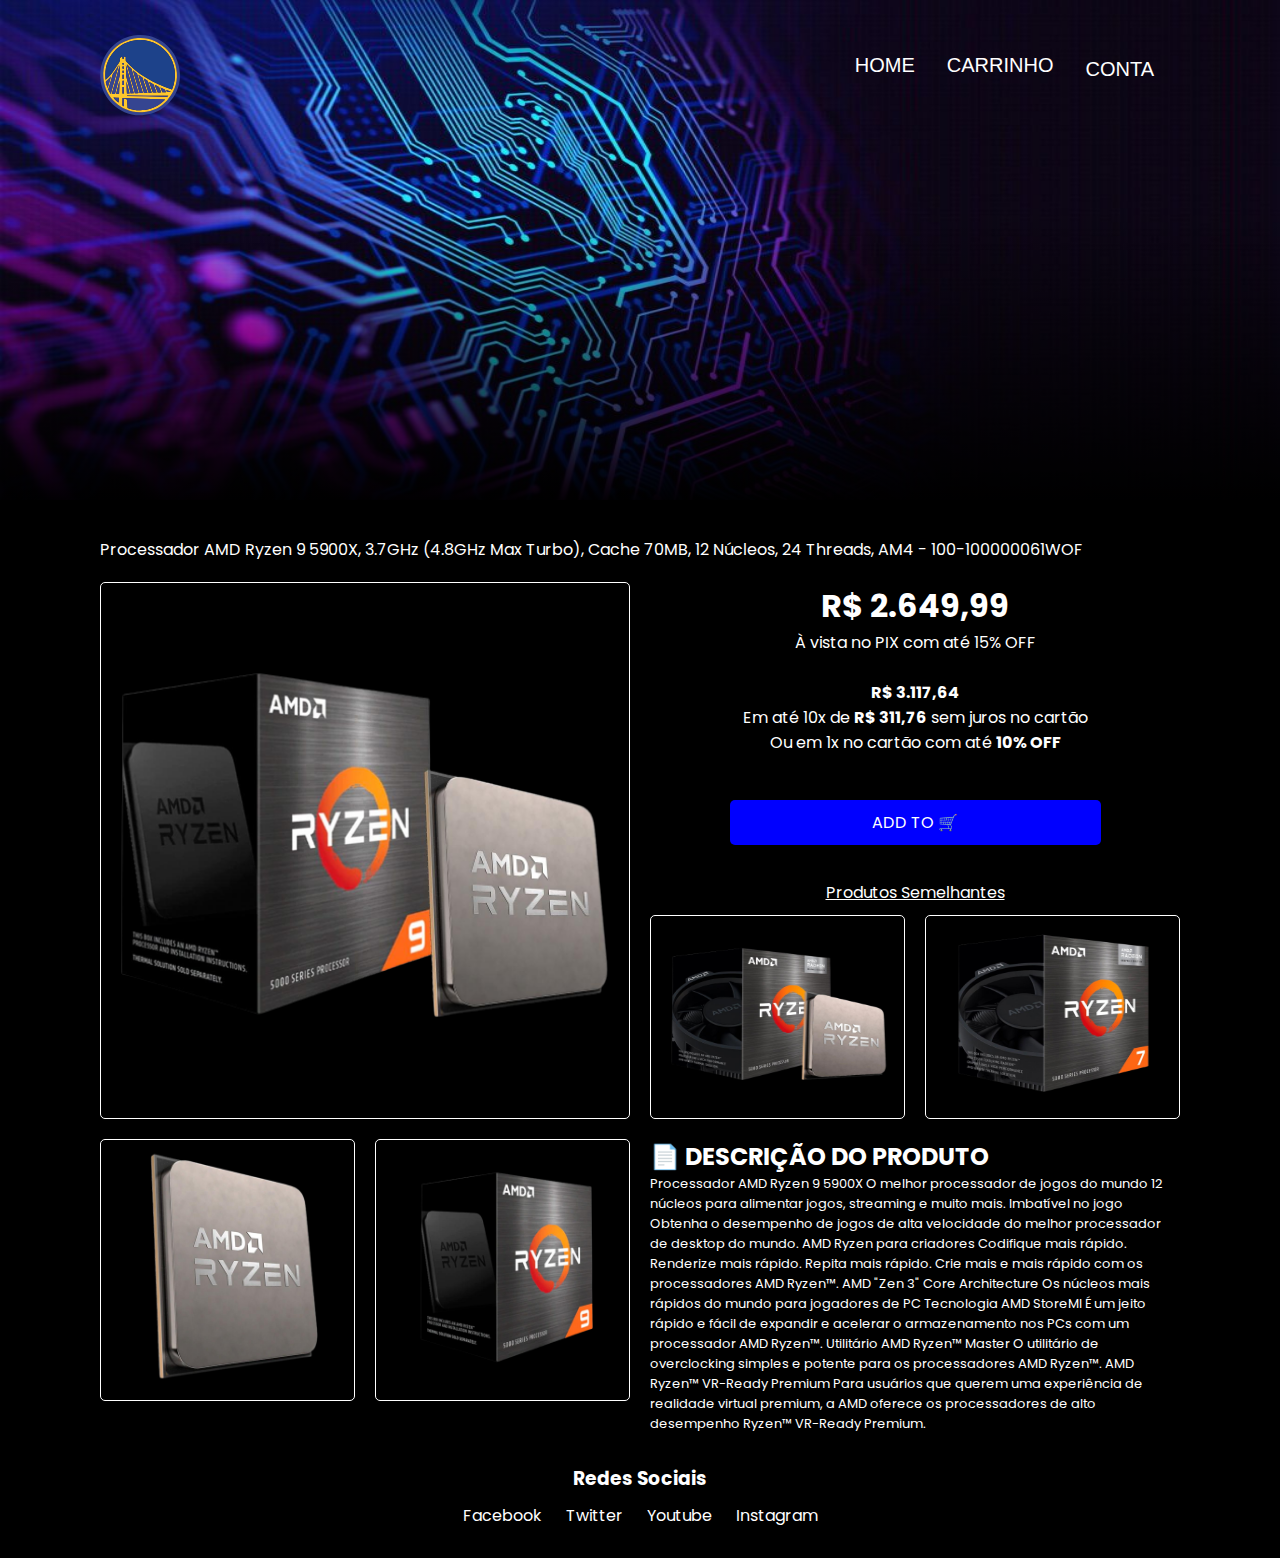
<file: prod4.html>
<!DOCTYPE html>
<html lang="pt-br">
<head>
    <meta charset="UTF-8">
    <meta http-equiv="X-UA-Compatible" content="IE=edge">
    <meta name="viewport" content="width=device-width, initial-scale=1.0">
    <title>Jr.Info</title>
    <link rel="stylesheet" href="css/style.css">
</head>
<body>
    <nav> 
        <div class="container">
            <h1>
                <a href="index.html">
                    <img src="img/gsw1.svg" alt="minha logo" width="100">
                </a>
            </h1>
            <div class="navbar">
                <div class="dropdown">
                  <button class="dropbtn">CONTA
                    <i class="fa fa-caret-down"></i>
                  </button>
                  <div class="dropdown-content">
                    <a href="conta.html">Minha Conta</a>
                    <a href="pedido.html">Meus Pedidos</a>
                    <a href="contato.html">Contato</a>
                  </div>
                </div>
                <a href="carrinho.html">CARRINHO</a>
                <a href="index.html">HOME</a>    
            </div>    
        </div>
    </nav>

    <main>
        <div id="abert">
            <img src="img/205-1024x576.jpg" alt="" >
            <div id="dividir"></div>
        </div>

        <div class="container">
            
            <div class="col-12">
                Processador AMD Ryzen 9 5900X, 3.7GHz (4.8GHz Max Turbo), Cache 70MB, 12 Núcleos, 24 Threads, AM4 - 100-100000061WOF
            </div>
            <div class="col-6">
                <div class="img-prod">
                    <img src="img/prod4 remove (1).png" alt="">
                </div>
            </div>
            <div class="col-6">
                <div class="desc1">
                    <h1>R$ 2.649,99</h1>
                    <p>À vista no PIX com até 15% OFF</p>
                    <br>
                    <b>R$ 3.117,64</b>
                    <p>Em até 10x de <b>R$ 311,76</b> sem juros no cartão</p>
                    <p>Ou em 1x no cartão com até <b>10% OFF</b></p>
                </div>   
            </div>
            <div class="col-6" id="prod1">
                <div class="comp">
                        <a href="carrinho2.html">
                            ADD TO 🛒
                        </a>
                </div>
            </div>

            <div class="gif">
                <p>Produtos Semelhantes</p>
            </div>
            
            <div class="col-3">
                <div class="seme1">
                    <a href="prod5.html"><img src="img/prod5 remove (1).png" alt=""  height="175px"></a>
                </div>
            </div>

            <div class="col-3">
                <div class="seme2">
                    <a href="prod6.html"><img src="img/prod6 remove (1).png" alt=""  height="175px"></a>
                </div>
            </div>

            <div class="col-3">
                <div class="img-prod2">
                    <img src="img/prod4 remove (2).png" alt="">
                </div>
            </div>

            <div class="col-3">
                <div class="img-prod3">
                    <img src="img/prod4 remove (3).png" alt="">
                </div>
            </div>

            <div class="col-6">
                <div class="descr1">
                    <h2>📄 DESCRIÇÃO DO PRODUTO</h2>
                    <p>Processador AMD Ryzen 9 5900X O melhor processador de jogos do mundo 12 núcleos para alimentar jogos, streaming e muito mais. Imbatível no jogo Obtenha o desempenho de jogos de alta velocidade do melhor processador de desktop do mundo. AMD Ryzen para criadores Codifique mais rápido. Renderize mais rápido. Repita mais rápido. Crie mais e mais rápido com os processadores AMD Ryzen™. AMD "Zen 3" Core Architecture Os núcleos mais rápidos do mundo para jogadores de PC Tecnologia AMD StoreMI É um jeito rápido e fácil de expandir e acelerar o armazenamento nos PCs com um processador AMD Ryzen™. Utilitário AMD Ryzen™ Master O utilitário de overclocking simples e potente para os processadores AMD Ryzen™. AMD Ryzen™ VR-Ready Premium Para usuários que querem uma experiência de realidade virtual premium, a AMD oferece os processadores de alto desempenho Ryzen™ VR-Ready Premium.</p>
                </div>
                
            </div>
        </div>
    </main>
    <footer>
        <div class="container clearfix">
            <div class="soc1">
                <h3>Redes Sociais</h3>
                <ul>
                    <div class="foo">
                        <li><a href="https://www.facebook.com">Facebook</a></li>
                    </div>
                    <div class="foo">
                        <li><a href="https://twitter.com/TwitterBrasil?ref_src=twsrc%5Egoogle%7Ctwcamp%5Eserp%7Ctwgr%5Eauthor">Twitter</a></li>
                    </div>
                    <div class="foo">
                        <li><a href="https://www.youtube.com/">Youtube</a></li>
                    </div>
                    <div class="foo">
                        <li><a href="https://www.instagram.com/">Instagram</a></li>
                    </div>
                </ul>
            </div>
        </div>
    </footer>
</body>
</html>
</file>
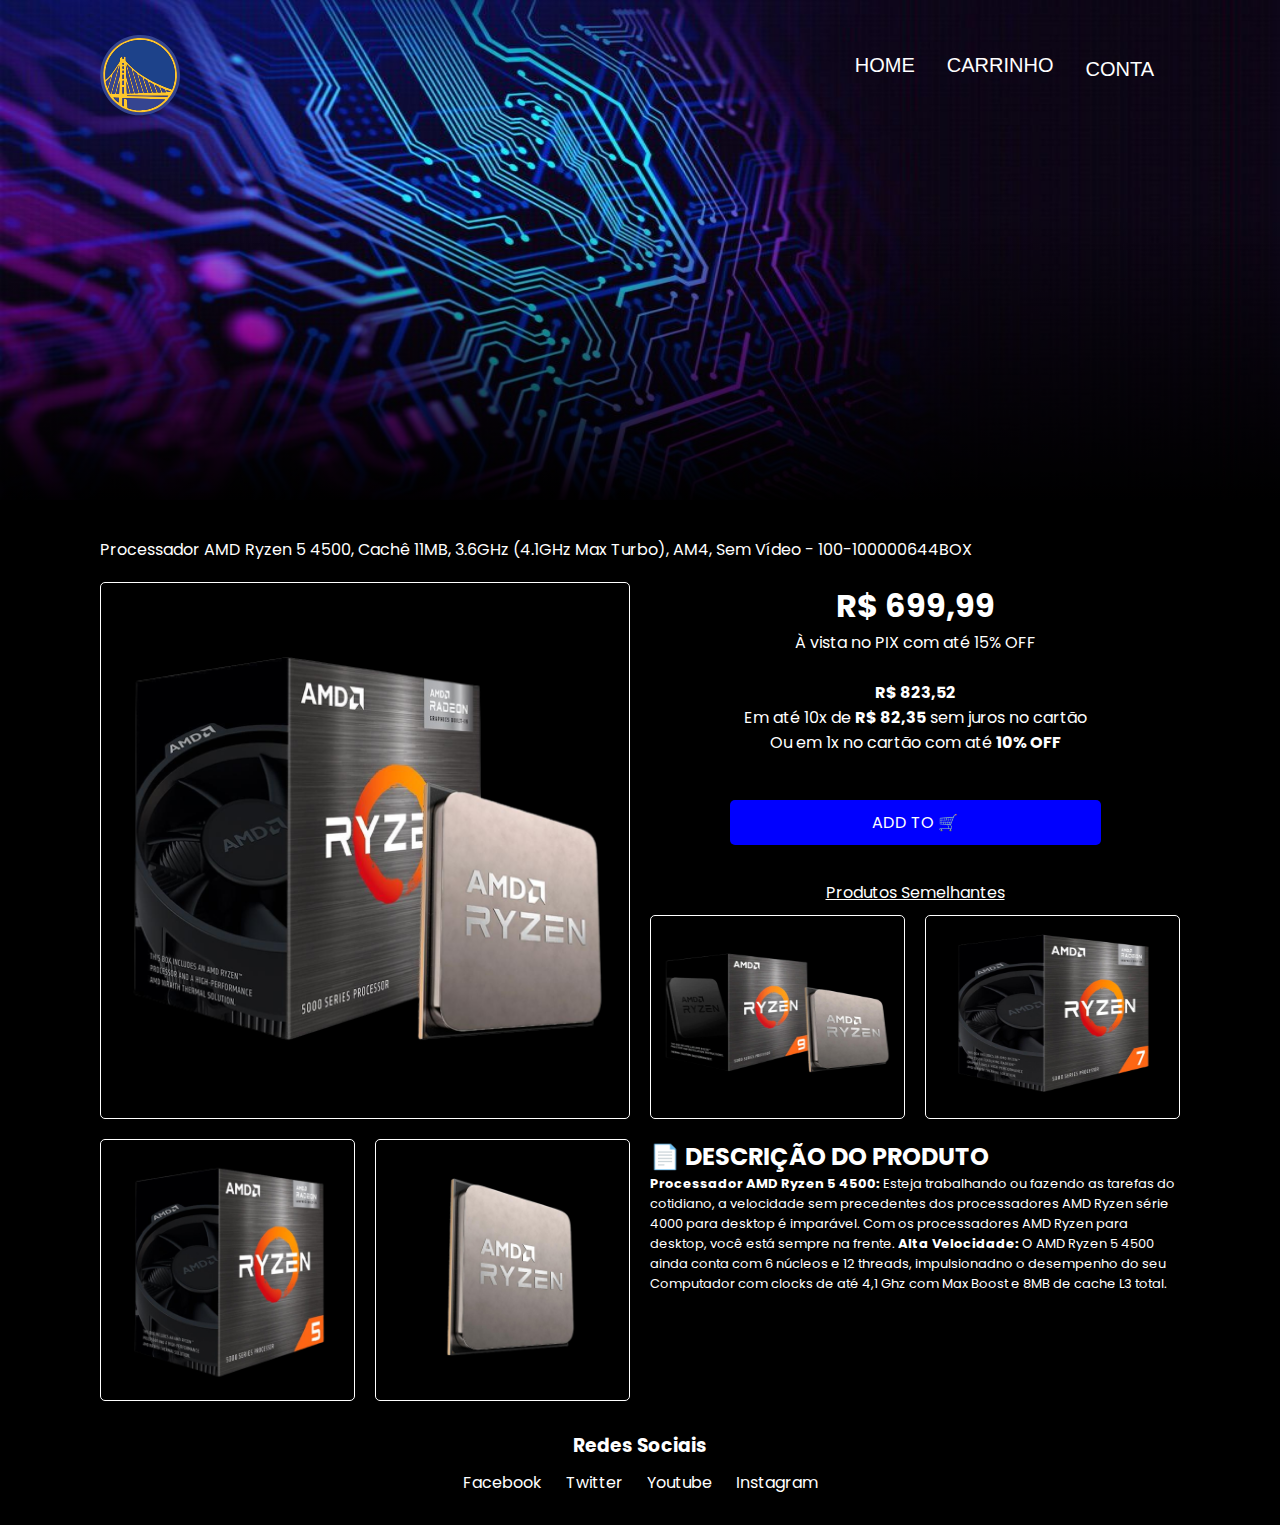
<file: prod5.html>
<!DOCTYPE html>
<html lang="pt-br">
<head>
    <meta charset="UTF-8">
    <meta http-equiv="X-UA-Compatible" content="IE=edge">
    <meta name="viewport" content="width=device-width, initial-scale=1.0">
    <title>Jr.Info</title>
    <link rel="stylesheet" href="css/style.css">
</head>
<body>
    <nav> 
        <div class="container">
            <h1>
                <a href="index.html">
                    <img src="img/gsw1.svg" alt="minha logo" width="100">
                </a>
            </h1>
            <div class="navbar">
                <div class="dropdown">
                  <button class="dropbtn">CONTA
                    <i class="fa fa-caret-down"></i>
                  </button>
                  <div class="dropdown-content">
                    <a href="conta.html">Minha Conta</a>
                    <a href="pedido.html">Meus Pedidos</a>
                    <a href="contato.html">Contato</a>
                  </div>
                </div>
                <a href="carrinho.html">CARRINHO</a>
                <a href="index.html">HOME</a>    
            </div>    
        </div>
    </nav>

    <main>
        <div id="abert">
            <img src="img/205-1024x576.jpg" alt="" >
            <div id="dividir"></div>
        </div>

        <div class="container">
            
            <div class="col-12">
                Processador AMD Ryzen 5 4500, Cachê 11MB, 3.6GHz (4.1GHz Max Turbo), AM4, Sem Vídeo - 100-100000644BOX
            </div>
            <div class="col-6">
                <div class="img-prod">
                    <img src="img/prod5 remove (1).png" alt="">
                </div>
            </div>
            <div class="col-6">
                <div class="desc1">
                    <h1>R$ 699,99</h1>
                    <p>À vista no PIX com até 15% OFF</p>
                    <br>
                    <b>R$ 823,52</b>
                    <p>Em até 10x de <b>R$ 82,35</b> sem juros no cartão</p>
                    <p>Ou em 1x no cartão com até <b>10% OFF</b></p>
                </div>   
            </div>
            <div class="col-6" id="prod1">
                <div class="comp">
                        <a href="carrinho2.html">
                            ADD TO 🛒
                        </a>
                </div>
            </div>

            <div class="gif">
                <p>Produtos Semelhantes</p>
            </div>
            
            <div class="col-3">
                <div class="seme1">
                    <a href="prod4.html"><img src="img/prod4 remove (1).png" alt=""  height="175px"></a>
                </div>
            </div>

            <div class="col-3">
                <div class="seme2">
                    <a href="prod6.html"><img src="img/prod6 remove (1).png" alt=""  height="175px"></a>
                </div>
            </div>

            <div class="col-3">
                <div class="img-prod2">
                    <img src="img/prod5 remove (2).png" alt="">
                </div>
            </div>

            <div class="col-3">
                <div class="img-prod3">
                    <img src="img/prod5 remove (3).png" alt="">
                </div>
            </div>

            <div class="col-6">
                <div class="descr1">
                    <h2>📄 DESCRIÇÃO DO PRODUTO</h2>
                    <p> <b>Processador AMD Ryzen 5 4500:</b> 
                        Esteja trabalhando ou fazendo as tarefas do cotidiano, a velocidade sem precedentes dos processadores AMD Ryzen série 4000 para desktop é imparável. Com os processadores AMD Ryzen para desktop, você está sempre na frente.
                       <b>Alta Velocidade:</b>
                        O AMD Ryzen 5 4500 ainda conta com 6 núcleos e 12 threads, impulsionadno o desempenho do seu Computador com clocks de até 4,1 Ghz com Max Boost e 8MB de cache L3 total.
                    </p>   
                </div>
                
            </div>
        </div>
    </main>
    <footer>
        <div class="container clearfix">
            <div class="soc1">
                <h3>Redes Sociais</h3>
                <ul>
                    <div class="foo">
                        <li><a href="https://www.facebook.com">Facebook</a></li>
                    </div>
                    <div class="foo">
                        <li><a href="https://twitter.com/TwitterBrasil?ref_src=twsrc%5Egoogle%7Ctwcamp%5Eserp%7Ctwgr%5Eauthor">Twitter</a></li>
                    </div>
                    <div class="foo">
                        <li><a href="https://www.youtube.com/">Youtube</a></li>
                    </div>
                    <div class="foo">
                        <li><a href="https://www.instagram.com/">Instagram</a></li>
                    </div>
                </ul>
            </div>
        </div>
    </footer>
</body>
</html>
</file>
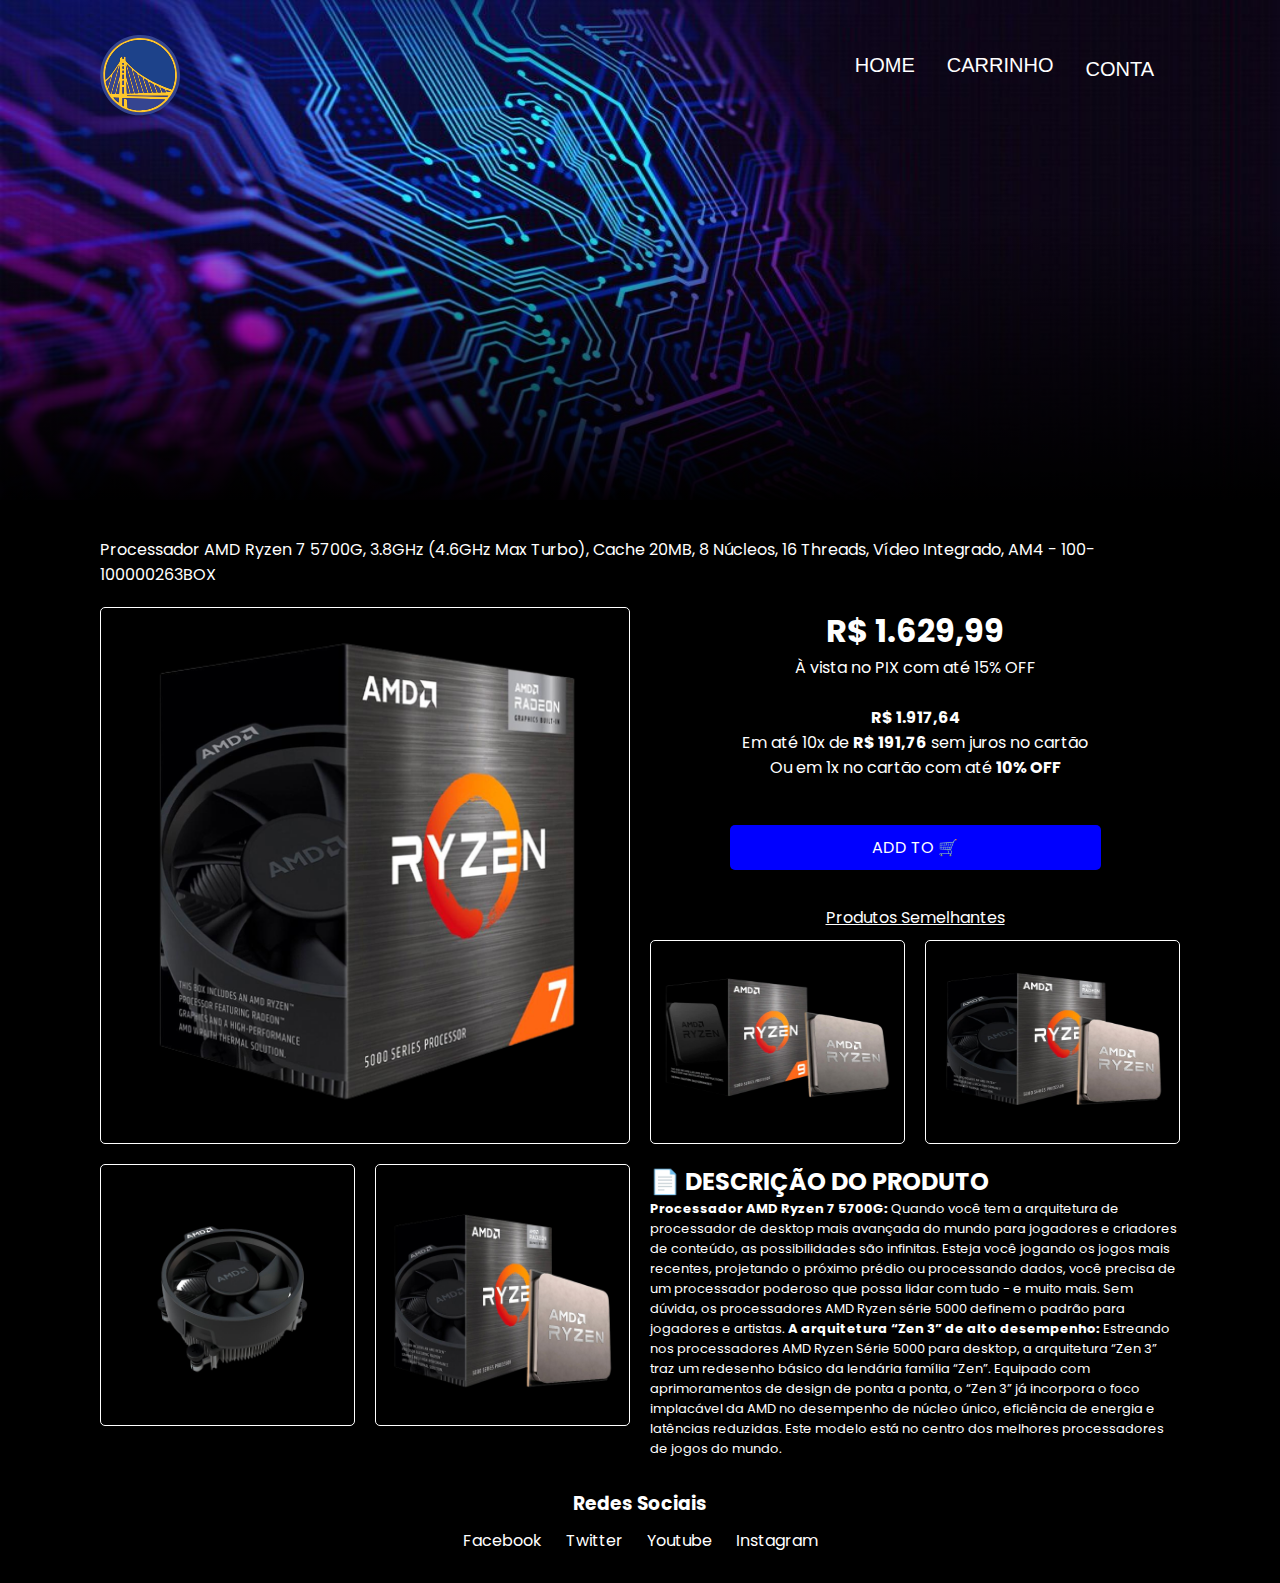
<file: prod6.html>
<!DOCTYPE html>
<html lang="pt-br">
<head>
    <meta charset="UTF-8">
    <meta http-equiv="X-UA-Compatible" content="IE=edge">
    <meta name="viewport" content="width=device-width, initial-scale=1.0">
    <title>Jr.Info</title>
    <link rel="stylesheet" href="css/style.css">
</head>
<body>
    <nav> 
        <div class="container">
            <h1>
                <a href="index.html">
                    <img src="img/gsw1.svg" alt="minha logo" width="100">
                </a>
            </h1>
            <div class="navbar">
                <div class="dropdown">
                  <button class="dropbtn">CONTA
                    <i class="fa fa-caret-down"></i>
                  </button>
                  <div class="dropdown-content">
                    <a href="conta.html">Minha Conta</a>
                    <a href="pedido.html">Meus Pedidos</a>
                    <a href="contato.html">Contato</a>
                  </div>
                </div>
                <a href="carrinho.html">CARRINHO</a>
                <a href="index.html">HOME</a>    
            </div>    
        </div>
    </nav>

    <main>
        <div id="abert">
            <img src="img/205-1024x576.jpg" alt="" >
            <div id="dividir"></div>
        </div>

        <div class="container">
            
            <div class="col-12">
                Processador AMD Ryzen 7 5700G, 3.8GHz (4.6GHz Max Turbo), Cache 20MB, 8 Núcleos, 16 Threads, Vídeo Integrado, AM4 - 100-100000263BOX
            </div>
            <div class="col-6">
                <div class="img-prod">
                    <img src="img/prod6 remove (1).png" alt="">
                </div>
            </div>
            <div class="col-6">
                <div class="desc1">
                    <h1>R$ 1.629,99</h1>
                    <p>À vista no PIX com até 15% OFF</p>
                    <br>
                    <b>R$ 1.917,64</b>
                    <p>Em até 10x de <b>R$ 191,76</b> sem juros no cartão</p>
                    <p>Ou em 1x no cartão com até <b>10% OFF</b></p>
                </div>   
            </div>
            <div class="col-6" id="prod1">
                <div class="comp">
                        <a href="carrinho2.html">
                            ADD TO 🛒
                        </a>
                </div>  
            </div>

            <div class="gif">
                <p>Produtos Semelhantes</p>
            </div>
            
            <div class="col-3">
                <div class="seme1">
                    <a href="prod4.html"><img src="img/prod4 remove (1).png" alt=""  height="175px"></a>
                </div>
            </div>

            <div class="col-3">
                <div class="seme2">
                    <a href="prod5.html"><img src="img/prod5 remove (1).png" alt=""  height="175px"></a>
                </div>
            </div>

            <div class="col-3">
                <div class="img-prod2">
                    <img src="img/prod6 remove (2).png" alt="">
                </div>
            </div>

            <div class="col-3">
                <div class="img-prod3">
                    <img src="img/prod6 remove (3).png" alt="">
                </div>
            </div>

            <div class="col-6">
                <div class="descr1">
                    <h2>📄 DESCRIÇÃO DO PRODUTO</h2>
                    <p> <b>Processador AMD Ryzen 7 5700G:</b> 
                        Quando você tem a arquitetura de processador de desktop mais avançada do mundo para jogadores e criadores de conteúdo, as possibilidades são infinitas. Esteja você jogando os jogos mais recentes, projetando o próximo prédio ou processando dados, você precisa de um processador poderoso que possa lidar com tudo - e muito mais. Sem dúvida, os processadores AMD Ryzen série 5000 definem o padrão para jogadores e artistas.
                       <b>A arquitetura “Zen 3” de alto desempenho:</b>
                       Estreando nos processadores AMD Ryzen Série 5000 para desktop, a arquitetura “Zen 3” traz um redesenho básico da lendária família “Zen”.  Equipado com aprimoramentos de design de ponta a ponta, o “Zen 3” já incorpora o foco implacável da AMD no desempenho de núcleo único, eficiência de energia e latências reduzidas. Este modelo está no centro dos melhores processadores de jogos do mundo.
                    </p>   
                </div>
                
            </div>
        </div>
    </main>
    <footer>
        <div class="container clearfix">
            <div class="soc1">
                <h3>Redes Sociais</h3>
                <ul>
                    <div class="foo">
                        <li><a href="https://www.facebook.com">Facebook</a></li>
                    </div>
                    <div class="foo">
                        <li><a href="https://twitter.com/TwitterBrasil?ref_src=twsrc%5Egoogle%7Ctwcamp%5Eserp%7Ctwgr%5Eauthor">Twitter</a></li>
                    </div>
                    <div class="foo">
                        <li><a href="https://www.youtube.com/">Youtube</a></li>
                    </div>
                    <div class="foo">
                        <li><a href="https://www.instagram.com/">Instagram</a></li>
                    </div>
                </ul>
            </div>
        </div>
    </footer>
</body>
</html>
</file>
<file: css/style.css>
@import url('https://fonts.googleapis.com/css2?family=Poppins&display=swap');

:root {
    --cor-de-fundo: black;
    --cor-do-footer: orange;
    --fonte-da-nav:'Roboto', sans-serif;
}

* {
    margin: 0;
    padding: 0;
    box-sizing: border-box;
    font-family: 'Poppins', sans-serif;;
    color: white;
}

body {
    background-color: var(--cor-de-fundo);
}

img {
    width: 100%;
}



.container {
    width: 1140px;
    max-width: 100%;
    margin: 0 auto;
    padding: 20px;
}

nav {
    width: 100%;
    float: left;
    position: absolute;
    z-index: 1;
}

nav img {
    float: left;
    height: 110px;
    width: 100px;
    padding: 10px;
}

#abert{
    position: relative;
}

#abert img {
    width: 100%;
    height: 500px;
}

#dividir{
    position: absolute;
    width: 100%;
    height: 300px;
    background: linear-gradient(180deg,transparent 0,rgba(0,0,0,1));
    bottom: 0;
    left: 0;
}

.clearfix {
    overflow: auto;
}

.clearfix2 {
    overflow: auto;
    background-color: gray;
}

.clearfix3 {
    overflow: auto;
}

.clearfix::after {
    display: table;
    clear: both;
}

[class*="col-"] {
    float: left;
    padding: 10px;
}

div .img {
    margin: 5px;
    border: 2px solid black;
    border-radius: 10px;
    float: left;
    width: 180px;
}

div .img:hover {
    border: 1px solid black;
    border-radius: 10px;
}

div .img img {
    width: 100%;
    height: auto;

}
 
.navbar {
    overflow: hidden;
    padding: 20px;
  }

.navbar a {
    font-family: 'Roboto', sans-serif;
    float: right;
    font-size: 20px;
    color: white;
    text-align: center;
    padding: 14px 16px;
    text-decoration: none;
}
  
.dropdown {
    float: right;
    overflow: hidden;
}
  
.dropdown .dropbtn {
    font-family: 'Roboto', sans-serif;
    font-size: 20px;
    border: none;
    outline: none;
    color: white;
    padding: 14px 16px;
    background-color: inherit; 
    margin: 0; 
}
  
  
.dropdown-content {
    display: none;
    position: absolute;
    min-width: 160px;
    box-shadow: 0px 8px 16px 0px rgba(0,0,0,0.2);
    z-index: 1;
}
  
.dropdown-content a {
    font-family: 'Roboto', sans-serif;
    float: none;
    color: rgb(255,255,255);
    padding: 12px 16px;
    text-decoration: none;
    display: block;
    text-align: left;
    font-size: 16px;
}
  

  
.dropdown:hover .dropdown-content {
    display: block;
} 

div .img2 {
    margin: 5px;
    border: 1px solid black;
    width: 100%;
}

div .img2:hover {
    border: 1px solid black;

}

div .img2 img {
    width: 100%;
    height: auto;

}

div .desc2 {
    padding: 15px;
    text-align: center;
}

div .desc2 h3 {
    font-size: medium;
}

.texto {
    padding: 20px 20px;
    text-align: center;
    font-family: 'Roboto', sans-serif;
}

.img-3 {
    max-width: 100%;
}

.prod p {
    color: blanchedalmond;
    font-size: x-large;
}



.prod {
    text-align: left;
    padding: 5px;
}

.price p{
    color: white;
    text-align: left;
    text-decoration: line-through;
    font-size: small;
}

.price2 p{
    color: white;
    text-align: left;
    font-size: large;
}

.price3 p{
    color: white;
    text-align: left;

}

.prod .treze {
    width: 100%;
    padding: 0px;
}

.prod .treze a {
    text-decoration: none;
    width: 100%;
    padding: 0px;
}

.prod .treze {  
    text-align: center;
    font-size: 20px;
    background-color: blue;
    padding: 10px;
    border-radius: 5px;
    position: relative;
    display: inline-block;
    box-shadow: 0 1px 2px rgba(0, 0, 0, 0.1);
    -webkit-transition: all 0.6s cubic-bezier(0.165, 0.84, 0.44, 1);
    transition: all 0.6s cubic-bezier(0.165, 0.84, 0.44, 1);
    
}

.prod .treze::after {
    content: "";
    border-radius: 5px;
    position: absolute;
    z-index: -1;
    top: 0;
    left: 0;
    width: 100%;
    height: 100%;
    box-shadow: 0 5px 15px rgba(0, 0, 0, 0.3);
    opacity: 0;
    -webkit-transition: all 0.6s cubic-bezier(0.165, 0.84, 0.44, 1);
    transition: all 0.6s cubic-bezier(0.165, 0.84, 0.44, 1);
}

.prod .treze:hover {
    -webkit-transform: scale(1.10, 1.10);
    transform: scale(1.10, 1.10);
  }
  
.prod .treze:hover::after {
    opacity: 1;
}




.colum-3 {
    padding: 20px;
    border: solid 1px white;
    border-radius: 5px;     
    
}

.colum-4 {
    padding: 20px;
    border: solid 1px white;
    border-radius: 5px;
    
}

div .comp {
    background-color: blue;
    width: 70%;
    text-align: center;
    padding: 10px;
    border-radius: 5px;
    max-width: 100%;
    cursor: pointer;
}

div .comp2 {
    background-color: blue;
    width: 70%;
    text-align: center;
    padding: 10px;
    border-radius: 5px;
    max-width: 100%;
    cursor: pointer;
}

#prod1 {
    height: 115px;
    display: flex;
    flex-direction: column;
    justify-content: center;
    align-items: center;
}

.comp:hover {
    transition: 1s;
    scale: 1.01;
    background-color: rgb(0, 0, 177);
    
}

.desc1 {
    max-width: 100%;
    text-align: center;
}

.fot1 {
    max-width: 100%;

}

.gif {
    text-align: center;
    text-decoration: underline;
}

.descr1 h2 {
    text-align: left;
}

.descr1 p {
    font-size: small;
    
}

.img-prod {
    padding: 10px;
    border: solid 1px white;
    border-radius: 5px;
}

.img-prod2 {
    padding: 10px;
    border: solid 1px white;
    border-radius: 5px;
}

.img-prod3 {
    padding: 10px;
    border: solid 1px white;
    border-radius: 5px;
}

.seme1 {
    padding: 10px;
    border: solid 1px white;
    border-radius: 5px;
}

.seme2 {
    padding: 10px;
    border: solid 1px white;
    border-radius: 5px;
}

footer li {
    list-style: none;

}

footer a {
    text-decoration: none;
}

.soc1 {
    text-align: center;
}


.foo {
    display: inline-block;
    padding: 10px;
}
 .car1 {
    text-align: center;

 }

 #cont1 {
    height: 115px;
    display: flex;
    flex-direction: column;
    justify-content: center;
    align-items: center;
    width: 100%;
    max-width: 100%;
}

.comp a {
    text-decoration: none   ;
    
}

.comp2 a {
    text-decoration: none   ;
    
}

.comp2:hover {
    transition: 1s;
    scale: 1.01;
    background-color: rgb(0, 0, 177);
    
}


.col-3 {width: 25%;}
.col-6 {width: 50%;}
.col-9 {width: 75%;}
.col-12 {width: 100%;}
.col-5 {width: 20%;}
.col-33 {width: 33.33%;} 
.col-40 {width: 40%;} 
.col-30 {width: 30%;} 
.col-60 {width: 60;}
</file>
